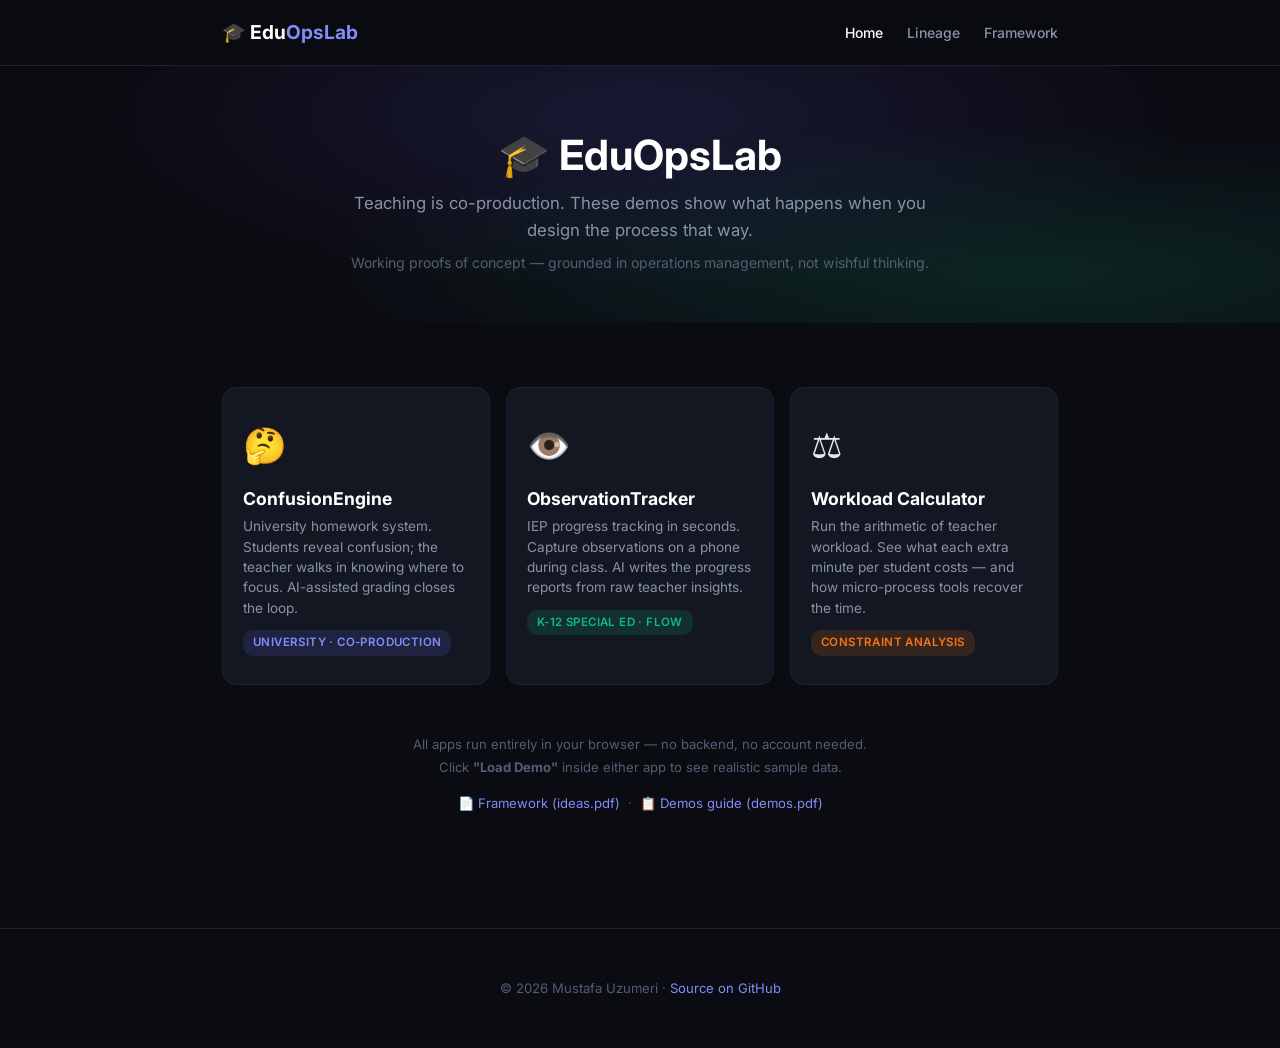
<file: index.html>
<!DOCTYPE html>
<html lang="en">
<head>
    <meta charset="UTF-8">
    <meta name="viewport" content="width=device-width, initial-scale=1.0">
    <title>EduOpsLab — Education as Operations</title>
    <meta name="description" content="Working proofs of concept for treating education as an operations system. ConfusionEngine, ObservationTracker, and Workload Calculator — grounded in operations management.">
    <link rel="preconnect" href="https://fonts.googleapis.com">
    <link rel="preconnect" href="https://fonts.gstatic.com" crossorigin>
    <link href="https://fonts.googleapis.com/css2?family=Inter:wght@300;400;500;600;700&display=swap" rel="stylesheet">
    <link rel="stylesheet" href="styles.css">
    <style>
        .cards { display: grid; grid-template-columns: repeat(3, 1fr); gap: 16px; margin-bottom: var(--space-2xl); }
        @media (max-width: 800px) { .cards { grid-template-columns: 1fr 1fr; } }
        @media (max-width: 560px) { .cards { grid-template-columns: 1fr; } }
        .card {
            background: var(--edu-panel); border: 1px solid var(--edu-border);
            border-radius: var(--radius-md); padding: 28px 20px;
            text-decoration: none; color: var(--edu-text);
            transition: all 250ms ease; text-align: left;
        }
        .card:hover { border-color: var(--edu-border-hover); transform: translateY(-3px);
            box-shadow: 0 8px 32px rgba(0,0,0,0.3); color: var(--edu-text); }
        .card-icon { font-size: 2.2rem; margin-bottom: 12px; }
        .card h2 { font-size: 1.1rem; font-weight: 700; margin-bottom: 6px; }
        .card p { font-size: 0.85rem; color: var(--edu-silver); line-height: 1.5; }
        .card .card-tag {
            display: inline-block; margin-top: 12px; padding: 3px 10px;
            border-radius: 10px; font-size: 0.72rem; font-weight: 600;
            text-transform: uppercase; letter-spacing: 0.4px;
        }
        .card.tag-indigo .card-tag { background: var(--edu-indigo-glow); color: var(--edu-indigo-light); }
        .card.tag-teal .card-tag { background: var(--edu-teal-glow); color: var(--edu-teal); }
        .card.tag-amber .card-tag { background: var(--edu-amber-glow); color: var(--edu-amber); }
    </style>
</head>
<body>

    <!-- Navigation -->
    <nav class="nav">
        <div class="nav__inner">
            <a href="index.html" class="nav__logo">🎓 Edu<span>OpsLab</span></a>
            <ul class="nav__links">
                <li><a href="index.html" class="nav__link nav__link--active">Home</a></li>
                <li><a href="lineage.html" class="nav__link">Lineage</a></li>
                <li><a href="framework/ideas.pdf" class="nav__link">Framework</a></li>
            </ul>
        </div>
    </nav>

    <!-- Hero -->
    <header class="page-hero">
        <div class="container" style="text-align: center;">
            <h1>🎓 EduOpsLab</h1>
            <p class="tagline">Teaching is co-production. These demos show what happens when you design the process that way.</p>
            <p class="subtitle">Working proofs of concept — grounded in operations management, not wishful thinking.</p>
        </div>
    </header>

    <!-- Demo Cards -->
    <main class="section">
        <div class="container">
            <div class="cards">
                <a class="card tag-indigo" href="apps/confusion-engine/index.html">
                    <div class="card-icon">🤔</div>
                    <h2>ConfusionEngine</h2>
                    <p>University homework system. Students reveal confusion; the teacher walks in knowing where to focus. AI-assisted grading closes the loop.</p>
                    <span class="card-tag">University · Co-Production</span>
                </a>
                <a class="card tag-teal" href="apps/observation-tracker/index.html">
                    <div class="card-icon">👁️</div>
                    <h2>ObservationTracker</h2>
                    <p>IEP progress tracking in seconds. Capture observations on a phone during class. AI writes the progress reports from raw teacher insights.</p>
                    <span class="card-tag">K-12 Special Ed · Flow</span>
                </a>
                <a class="card tag-amber" href="apps/workload-calculator/index.html">
                    <div class="card-icon">⚖️</div>
                    <h2>Workload Calculator</h2>
                    <p>Run the arithmetic of teacher workload. See what each extra minute per student costs — and how micro-process tools recover the time.</p>
                    <span class="card-tag">Constraint Analysis</span>
                </a>
            </div>

            <div class="footer" style="border-top: none; padding-top: 0;">
                <p>All apps run entirely in your browser — no backend, no account needed.</p>
                <p>Click <strong>"Load Demo"</strong> inside either app to see realistic sample data.</p>
                <p style="margin-top:12px;">
                    📄 <a href="framework/ideas.pdf">Framework (ideas.pdf)</a> &nbsp;·&nbsp;
                    📋 <a href="framework/demos.pdf">Demos guide (demos.pdf)</a>
                </p>
            </div>
        </div>
    </main>

    <!-- Footer -->
    <footer class="footer">
        <div class="container">
            <p>© 2026 Mustafa Uzumeri · <a href="https://github.com/uzumeri/EduOpsLab">Source on GitHub</a></p>
        </div>
    </footer>

</body>
</html>
</file>
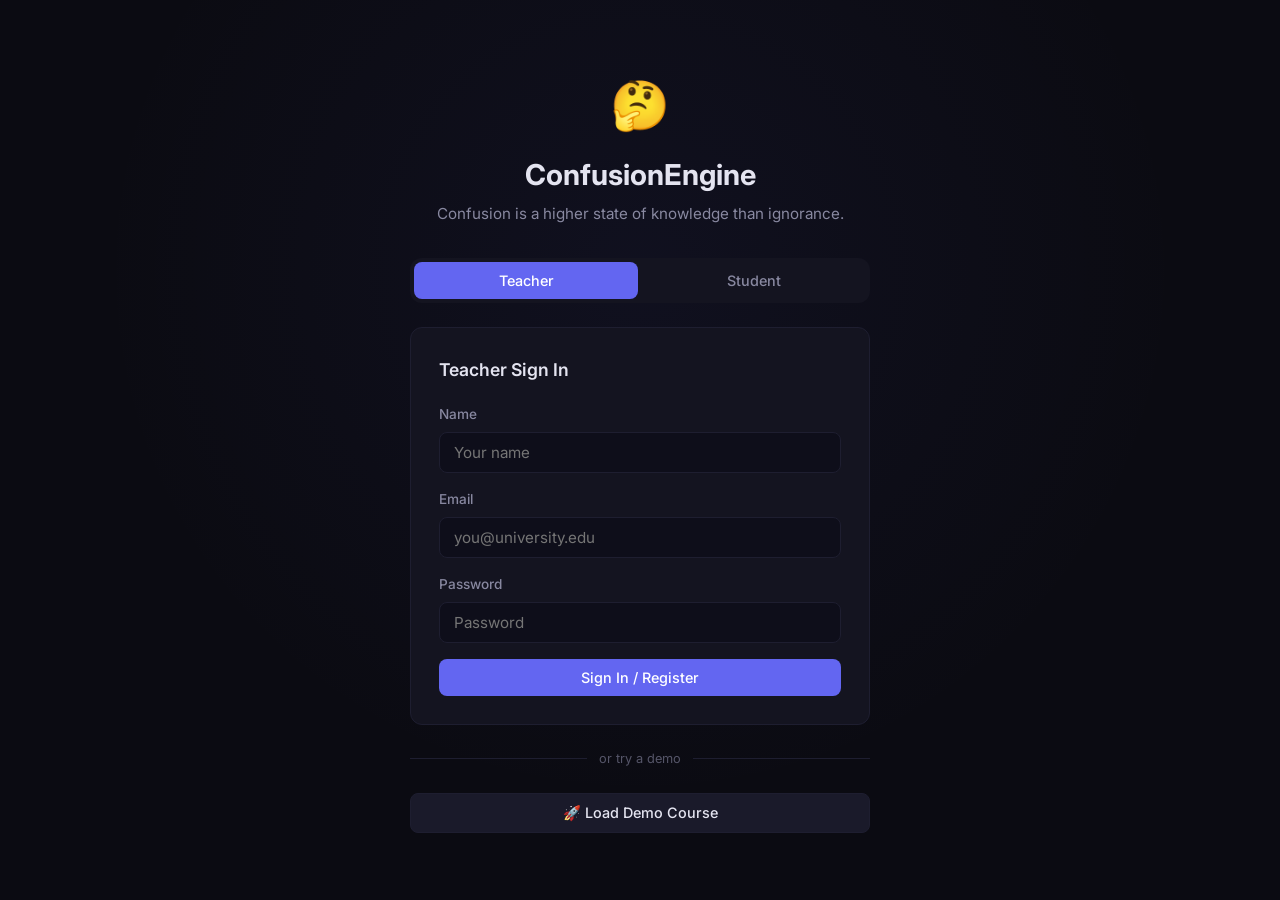
<file: apps/confusion-engine/index.html>
<!DOCTYPE html>
<html lang="en">
<head>
    <meta charset="UTF-8">
    <meta name="viewport" content="width=device-width, initial-scale=1.0">
    <title>ConfusionEngine — What Confused You?</title>
    <meta name="description" content="Turn student confusion into a diagnostic signal. A teaching tool built on co-production principles.">
    <link rel="preconnect" href="https://fonts.googleapis.com">
    <link rel="preconnect" href="https://fonts.gstatic.com" crossorigin>
    <link href="https://fonts.googleapis.com/css2?family=Inter:wght@300;400;500;600;700&display=swap" rel="stylesheet">
    <link rel="icon" href="data:image/svg+xml,<svg xmlns=%22http://www.w3.org/2000/svg%22 viewBox=%220 0 100 100%22><text y=%22.9em%22 font-size=%2290%22>🤔</text></svg>">
    <link rel="stylesheet" href="style.css">
</head>
<body>
    <div id="app"></div>
    <script src="app.js"></script>
</body>
</html>
</file>
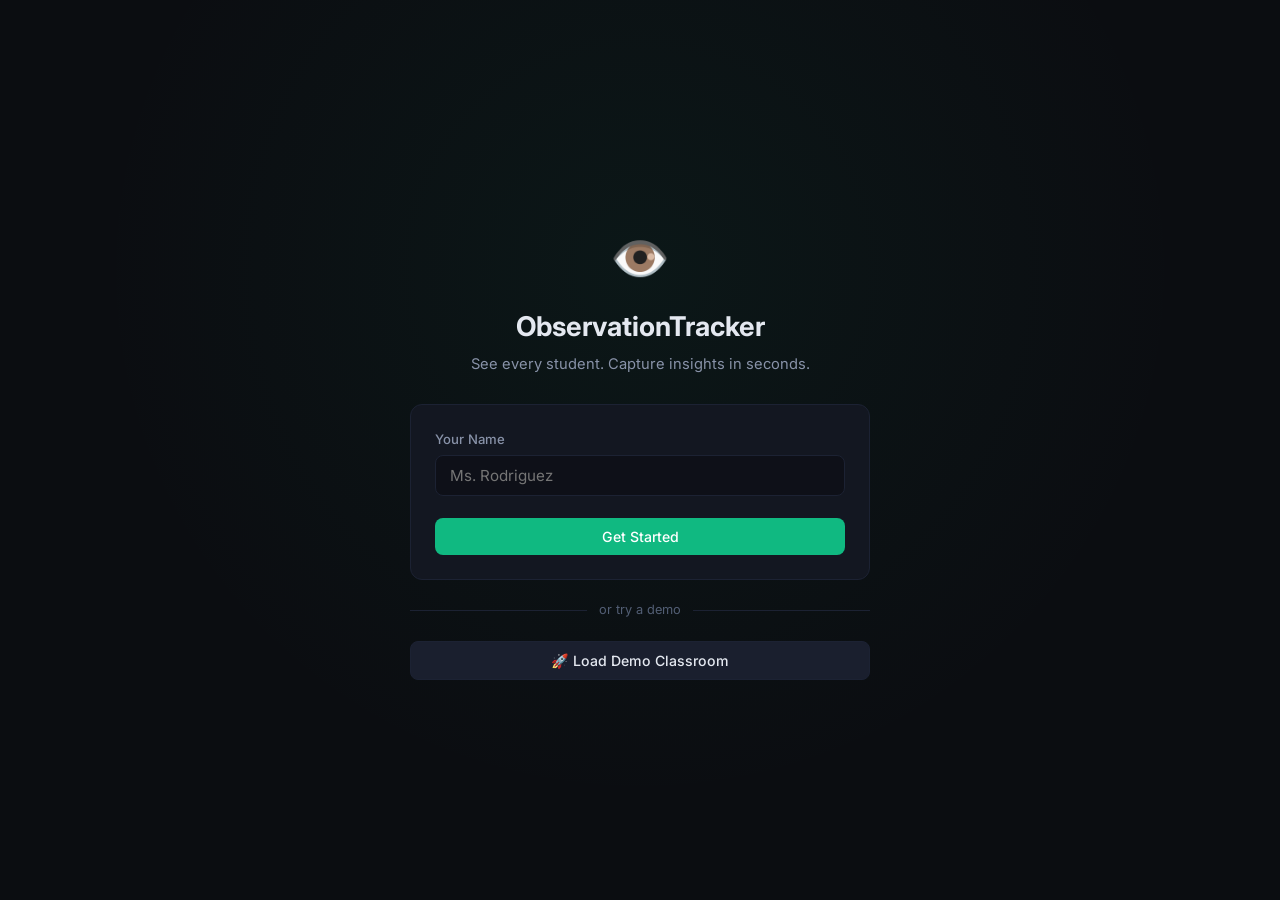
<file: apps/observation-tracker/index.html>
<!DOCTYPE html>
<html lang="en">
<head>
    <meta charset="UTF-8">
    <meta name="viewport" content="width=device-width, initial-scale=1.0">
    <title>ObservationTracker — See Every Student</title>
    <meta name="description" content="Continuous observation-based progress tracking for teachers. Capture insights in seconds, see patterns over time.">
    <link rel="preconnect" href="https://fonts.googleapis.com">
    <link rel="preconnect" href="https://fonts.gstatic.com" crossorigin>
    <link href="https://fonts.googleapis.com/css2?family=Inter:wght@300;400;500;600;700&display=swap" rel="stylesheet">
    <link rel="icon" href="data:image/svg+xml,<svg xmlns=%22http://www.w3.org/2000/svg%22 viewBox=%220 0 100 100%22><text y=%22.9em%22 font-size=%2290%22>👁️</text></svg>">
    <link rel="stylesheet" href="style.css">
</head>
<body>
    <div id="app"></div>
    <script src="app.js"></script>
</body>
</html>
</file>
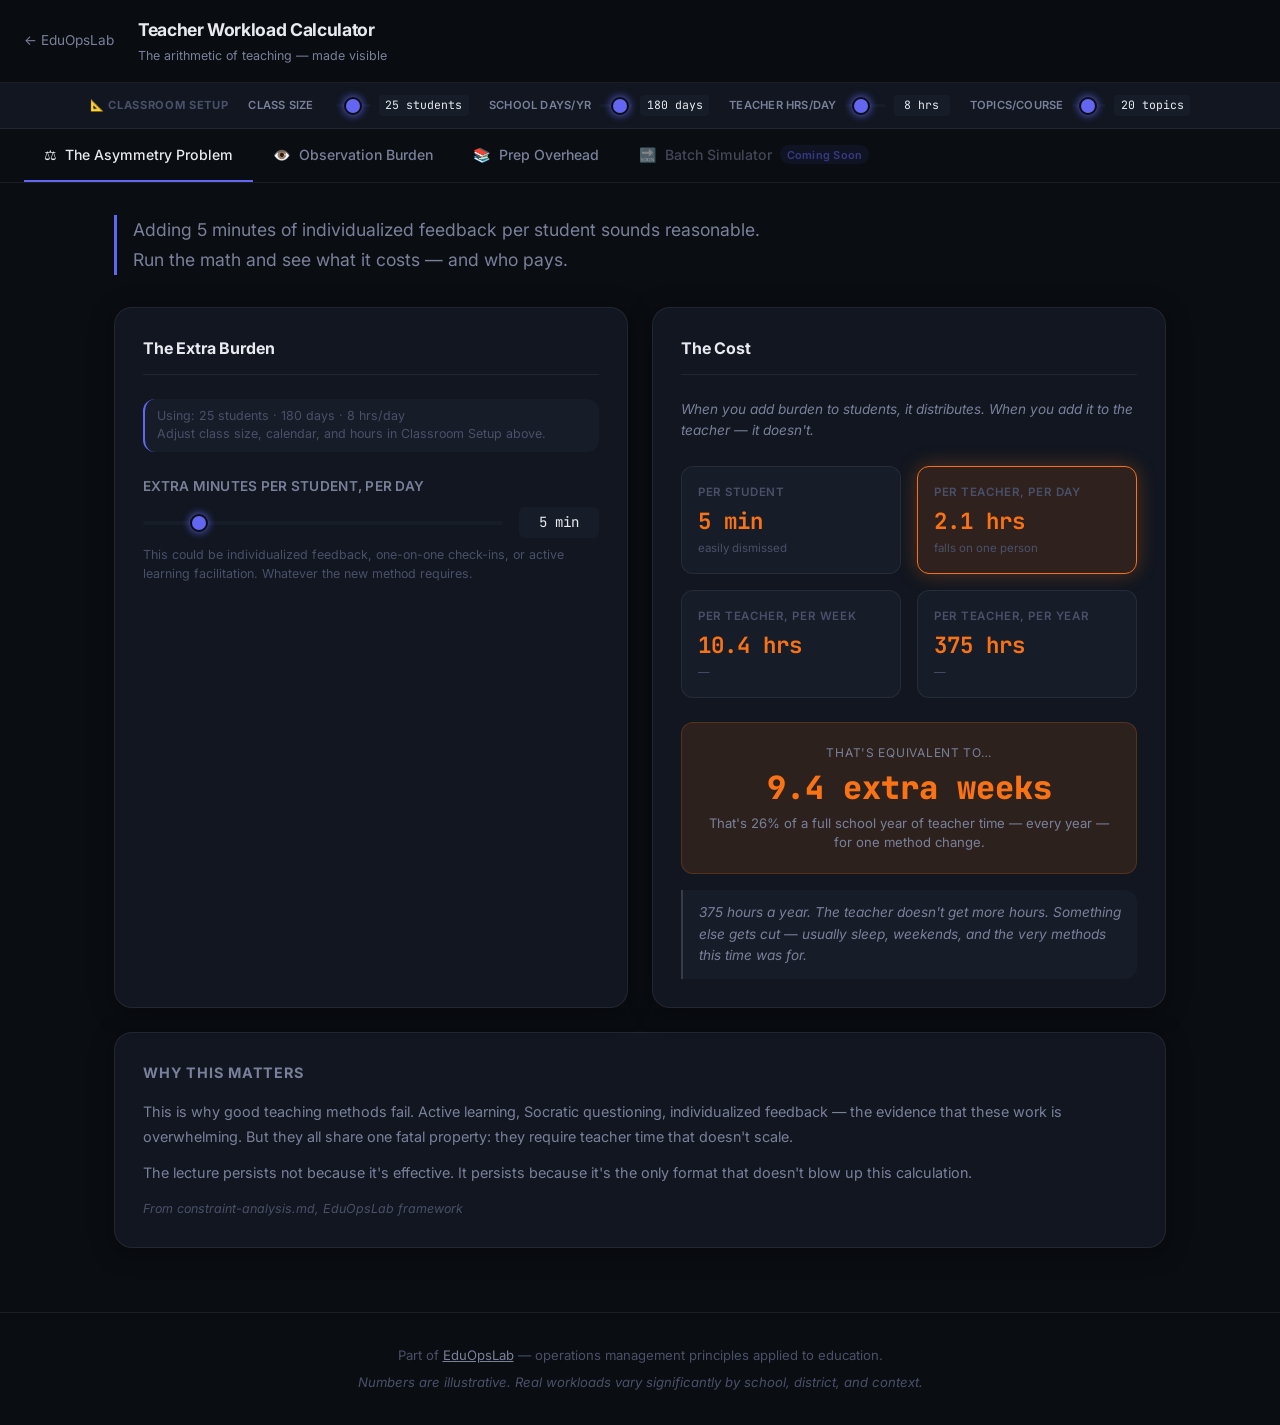
<file: apps/workload-calculator/index.html>
<!--Copyright (c) 2026 Mustafa Uzumeri. All rights reserved.-->
<!DOCTYPE html>
<html lang="en">
<head>
  <meta charset="UTF-8" />
  <meta name="viewport" content="width=device-width, initial-scale=1.0" />
  <title>Teacher Workload Calculator — EduOpsLab</title>
  <meta name="description" content="Calculate the real arithmetic of teacher workload — and what micro-process tools can do about it." />
  <link rel="preconnect" href="https://fonts.googleapis.com" />
  <link rel="preconnect" href="https://fonts.gstatic.com" crossorigin />
  <link href="https://fonts.googleapis.com/css2?family=Inter:wght@300;400;500;600;700;800;900&family=JetBrains+Mono:wght@400;600&display=swap" rel="stylesheet" />
  <link rel="stylesheet" href="style.css" />
</head>
<body>
  <header class="app-header">
    <a class="back-link" href="../../index.html">← EduOpsLab</a>
    <div class="header-title">
      <h1>Teacher Workload Calculator</h1>
      <p class="header-sub">The arithmetic of teaching — made visible</p>
    </div>
  </header>

  <div class="config-bar" role="region" aria-label="Classroom Setup">
    <div class="config-bar-inner">
      <span class="config-bar-label">📐 Classroom Setup</span>
      <div class="config-grid">
        <div class="config-item">
          <label for="cfg-class-size">Class size</label>
          <input type="range" id="cfg-class-size" min="5" max="50" value="25" step="1" />
          <output class="config-output" id="cfg-class-size-out">25 students</output>
        </div>
        <div class="config-item">
          <label for="cfg-school-days">School days/yr</label>
          <input type="range" id="cfg-school-days" min="100" max="200" value="180" step="5" />
          <output class="config-output" id="cfg-school-days-out">180 days</output>
        </div>
        <div class="config-item">
          <label for="cfg-teacher-hours">Teacher hrs/day</label>
          <input type="range" id="cfg-teacher-hours" min="6" max="12" value="8" step="0.5" />
          <output class="config-output" id="cfg-teacher-hours-out">8 hrs</output>
        </div>
        <div class="config-item">
          <label for="cfg-topics">Topics/course</label>
          <input type="range" id="cfg-topics" min="5" max="40" value="20" step="1" />
          <output class="config-output" id="cfg-topics-out">20 topics</output>
        </div>
      </div>
    </div>
  </div>

  <nav class="tab-nav" role="tablist">
    <button class="tab-btn active" data-tab="asymmetry" role="tab" aria-selected="true" id="tab-asymmetry">
      <span class="tab-icon">⚖️</span>
      <span class="tab-label">The Asymmetry Problem</span>
    </button>
    <button class="tab-btn" data-tab="observation" role="tab" aria-selected="false" id="tab-observation">
      <span class="tab-icon">👁️</span>
      <span class="tab-label">Observation Burden</span>
    </button>
    <button class="tab-btn" data-tab="prep" role="tab" aria-selected="false" id="tab-prep">
      <span class="tab-icon">📚</span>
      <span class="tab-label">Prep Overhead</span>
    </button>
    <button class="tab-btn coming-soon" disabled role="tab" aria-disabled="true" id="tab-batch">
      <span class="tab-icon">🔜</span>
      <span class="tab-label">Batch Simulator</span>
      <span class="badge">Coming Soon</span>
    </button>
  </nav>

  <main class="app-main">

    <!-- ===== TAB 1: ASYMMETRY CALCULATOR ===== -->
    <section class="tab-panel active" id="panel-asymmetry" role="tabpanel" aria-labelledby="tab-asymmetry">
      <div class="panel-intro">
        <p class="panel-lede">Adding 5 minutes of individualized feedback per student sounds reasonable. Run the math and see what it costs — and who pays.</p>
      </div>

      <div class="calc-layout">
        <div class="inputs-card card">
          <h2 class="card-title">The Extra Burden</h2>
          <p class="config-context">Using: <span id="asymm-config-summary">25 students · 180 days · 8 hrs/day</span><br>Adjust class size, calendar, and hours in Classroom Setup above.</p>

          <div class="input-group">
            <label for="extra-minutes">Extra minutes per student, per day</label>
            <div class="slider-row">
              <input type="range" id="extra-minutes" min="1" max="30" value="5" step="1" />
              <output class="slider-output" id="extra-minutes-out">5 min</output>
            </div>
            <p class="input-hint">This could be individualized feedback, one-on-one check-ins, or active learning facilitation. Whatever the new method requires.</p>
          </div>
        </div>

        <div class="results-card card">
          <h2 class="card-title">The Cost</h2>
          <p class="cost-note">When you add burden to students, it distributes. When you add it to the teacher — it doesn't.</p>

          <div class="metric-grid">
            <div class="metric burden">
              <div class="metric-label">Per student</div>
              <div class="metric-value" id="cost-per-student">5 min</div>
              <div class="metric-sub">easily dismissed</div>
            </div>
            <div class="metric burden highlight-metric">
              <div class="metric-label">Per teacher, per day</div>
              <div class="metric-value" id="cost-per-day">125 min</div>
              <div class="metric-sub">falls on one person</div>
            </div>
            <div class="metric burden">
              <div class="metric-label">Per teacher, per week</div>
              <div class="metric-value" id="cost-per-week">10.4 hrs</div>
              <div class="metric-sub">—</div>
            </div>
            <div class="metric burden">
              <div class="metric-label">Per teacher, per year</div>
              <div class="metric-value" id="cost-per-year">375 hrs</div>
              <div class="metric-sub">—</div>
            </div>
          </div>

          <div class="equivalence-block">
            <div class="equiv-label">That's equivalent to…</div>
            <div class="equiv-value" id="equiv-weeks">—</div>
            <div class="equiv-explanation" id="equiv-explanation">—</div>
          </div>

          <p class="insight-callout" id="asymmetry-insight">—</p>
        </div>
      </div>

      <div class="explainer card">
        <h3>Why this matters</h3>
        <p>This is why good teaching methods fail. Active learning, Socratic questioning, individualized feedback — the evidence that these work is overwhelming. But they all share one fatal property: they require teacher time that doesn't scale.</p>
        <p>The lecture persists not because it's effective. It persists because it's the only format that doesn't blow up this calculation.</p>
        <p class="explainer-source">From <em>constraint-analysis.md</em>, EduOpsLab framework</p>
      </div>
    </section>

    <!-- ===== TAB 2: OBSERVATION BURDEN ===== -->
    <section class="tab-panel" id="panel-observation" role="tabpanel" aria-labelledby="tab-observation">
      <div class="panel-intro">
        <p class="panel-lede">IEP documentation is mandatory, high-stakes, and unreasonably time-consuming. This calculator shows what it costs today — and what micro-process tools can recover.</p>
      </div>

      <div class="calc-layout">
        <div class="inputs-card card">
          <h2 class="card-title">Your Documentation Load</h2>

          <div class="input-group">
            <label for="obs-students">Number of students with IEP goals</label>
            <div class="slider-row">
              <input type="range" id="obs-students" min="1" max="30" value="8" step="1" />
              <output class="slider-output" id="obs-students-out">8 students</output>
            </div>
          </div>

          <div class="input-group">
            <label for="goals-per-student">IEP goals per student (average)</label>
            <div class="slider-row">
              <input type="range" id="goals-per-student" min="1" max="10" value="3" step="1" />
              <output class="slider-output" id="goals-per-student-out">3 goals</output>
            </div>
          </div>

          <div class="input-group">
            <label for="obs-per-goal">Observations needed per goal per week</label>
            <div class="slider-row">
              <input type="range" id="obs-per-goal" min="1" max="10" value="3" step="1" />
              <output class="slider-output" id="obs-per-goal-out">3 observations</output>
            </div>
          </div>

          <div class="divider-label">Time per observation</div>

          <div class="input-group">
            <label for="batch-obs-time">Traditional method <span class="method-tag batch-tag">batch</span></label>
            <div class="slider-row">
              <input type="range" id="batch-obs-time" min="2" max="20" value="10" step="1" />
              <output class="slider-output" id="batch-obs-time-out">10 min</output>
            </div>
            <p class="input-hint">Find your binder, locate the student, fill in the form, write a note, file it.</p>
          </div>

          <div class="input-group">
            <label for="micro-obs-time">Micro-process method <span class="method-tag micro-tag">flow</span></label>
            <div class="slider-row">
              <input type="range" id="micro-obs-time" min="0.5" max="5" value="1" step="0.5" />
              <output class="slider-output" id="micro-obs-time-out">1 min</output>
            </div>
            <p class="input-hint">4-tap flow on a phone during a natural pause. Student → Goal → Rating → Note. Done.</p>
          </div>
        </div>

        <div class="results-card card">
          <h2 class="card-title">The Numbers</h2>

          <div class="total-obs">
            <span class="total-label">Total observations per week</span>
            <span class="total-value" id="total-obs">72</span>
          </div>

          <div class="comparison-table">
            <div class="comparison-row header-row">
              <div></div>
              <div class="col-batch">Batch Method</div>
              <div class="col-micro">Micro-Process</div>
            </div>
            <div class="comparison-row">
              <div class="row-label">Hours/week</div>
              <div class="col-batch burden" id="batch-hrs-week">—</div>
              <div class="col-micro saving" id="micro-hrs-week">—</div>
            </div>
            <div class="comparison-row">
              <div class="row-label">Hours/month</div>
              <div class="col-batch burden" id="batch-hrs-month">—</div>
              <div class="col-micro saving" id="micro-hrs-month">—</div>
            </div>
            <div class="comparison-row">
              <div class="row-label">Hours/year</div>
              <div class="col-batch burden" id="batch-hrs-year">—</div>
              <div class="col-micro saving" id="micro-hrs-year">—</div>
            </div>
          </div>

          <div class="savings-block">
            <div class="savings-label">Time recovered per year</div>
            <div class="savings-value" id="hours-saved">—</div>
            <div class="savings-sub" id="days-saved">—</div>
          </div>

          <p class="insight-callout" id="obs-insight">—</p>
        </div>
      </div>

      <div class="explainer card">
        <h3>The design principle</h3>
        <p>The transaction cost of using the tool must be lower than the cognitive cost of not using it. If the tool demands a context switch — open laptop, navigate to app, fill out form — it's a batch interrupt. It steals time from the production process.</p>
        <p>The tool must fit inside the teacher's natural workflow like a reflex. The teacher contributes the high-value micro-judgment. The machine handles everything downstream.</p>
        <p class="explainer-source">From <em>micro-process design principles</em>, EduOpsLab framework</p>
      </div>
    </section>

    <!-- ===== TAB 3: PREP OVERHEAD ===== -->
    <section class="tab-panel" id="panel-prep" role="tabpanel" aria-labelledby="tab-prep">
      <div class="panel-intro">
        <p class="panel-lede">Microservices cost more to create individually than lectures — but a shared library changes the economics. Here's where the break-even is.</p>
      </div>

      <div class="calc-layout">
        <div class="inputs-card card">
          <h2 class="card-title">Your Course Structure</h2>

          <p class="config-context">Topics per course: <span id="topics-out" class="config-echo">20 topics</span> — adjust in Classroom Setup above.</p>

          <div class="divider-label">Batch Teaching Prep <span class="method-tag batch-tag">batch</span></div>

          <div class="input-group">
            <label for="batch-prep-hrs">Hours to prepare one lecture</label>
            <div class="slider-row">
              <input type="range" id="batch-prep-hrs" min="0.5" max="10" value="3" step="0.5" />
              <output class="slider-output" id="batch-prep-hrs-out">3 hrs</output>
            </div>
            <p class="input-hint">Slides, notes, examples. Publisher materials reduce this further.</p>
          </div>

          <div class="input-group">
            <label for="batch-refresh">Content refreshed each year (%)</label>
            <div class="slider-row">
              <input type="range" id="batch-refresh" min="5" max="100" value="20" step="5" />
              <output class="slider-output" id="batch-refresh-out">20%</output>
            </div>
            <p class="input-hint">Year 1 is full prep. Year 2+ you refresh a portion of slides.</p>
          </div>

          <div class="divider-label">Microservice Prep <span class="method-tag micro-tag">flow</span></div>

          <div class="input-group">
            <label for="micro-per-topic">Microservices per topic</label>
            <div class="slider-row">
              <input type="range" id="micro-per-topic" min="2" max="20" value="6" step="1" />
              <output class="slider-output" id="micro-per-topic-out">6 units</output>
            </div>
            <p class="input-hint">Each micro-unit is a bounded, precise teaching interaction — a mini-activity, prompt, or check-in.</p>
          </div>

          <div class="input-group">
            <label for="micro-create-hrs">Hours to create one microservice from scratch</label>
            <div class="slider-row">
              <input type="range" id="micro-create-hrs" min="0.5" max="12" value="4" step="0.5" />
              <output class="slider-output" id="micro-create-hrs-out">4 hrs</output>
            </div>
            <p class="input-hint">Higher than a lecture slide — a microservice must work standalone, with no surrounding lecture to carry it.</p>
          </div>

          <div class="input-group">
            <label for="library-share">Sourced from shared library — Year 1 (%)</label>
            <div class="slider-row">
              <input type="range" id="library-share" min="0" max="90" value="40" step="5" />
              <output class="slider-output" id="library-share-out">40%</output>
            </div>
            <p class="input-hint">Like publisher PowerPoints for lectures. A mature library raises this to 70–80%+.</p>
          </div>

          <div class="input-group">
            <label for="micro-refresh">Microservices refreshed year-over-year (%)</label>
            <div class="slider-row">
              <input type="range" id="micro-refresh" min="0" max="50" value="10" step="5" />
              <output class="slider-output" id="micro-refresh-out">10%</output>
            </div>
            <p class="input-hint">Well-designed microservices are stable — content changes less than presentation.</p>
          </div>
        </div>

        <div class="results-card card">
          <h2 class="card-title">Prep Hours Comparison</h2>

          <div class="prep-year-tabs">
            <button class="prep-year-btn active" data-year="1">Year 1</button>
            <button class="prep-year-btn" data-year="2">Year 2+</button>
          </div>

          <div class="comparison-table" style="margin-top:1rem">
            <div class="comparison-row header-row">
              <div></div>
              <div class="col-batch">Batch</div>
              <div class="col-micro">Micro-Service</div>
            </div>
            <div class="comparison-row">
              <div class="row-label">Total prep hours</div>
              <div class="col-batch burden" id="prep-batch-total">—</div>
              <div class="col-micro" id="prep-micro-total">—</div>
            </div>
            <div class="comparison-row">
              <div class="row-label">Hours built from scratch</div>
              <div class="col-batch burden" id="prep-batch-scratch">—</div>
              <div class="col-micro" id="prep-micro-scratch">—</div>
            </div>
            <div class="comparison-row">
              <div class="row-label">Hours sourced / reused</div>
              <div class="col-batch" id="prep-batch-shared">—</div>
              <div class="col-micro saving" id="prep-micro-shared">—</div>
            </div>
          </div>

          <div class="break-even-block">
            <div class="be-label">Break-even library share rate</div>
            <div class="be-value" id="prep-breakeven">—</div>
            <div class="be-sub" id="prep-breakeven-sub">—</div>
          </div>

          <div class="savings-block" id="prep-savings-block" style="margin-top:1rem">
            <div class="savings-label" id="prep-verdict-label">—</div>
            <div class="savings-value" id="prep-delta">—</div>
            <div class="savings-sub" id="prep-delta-sub">—</div>
          </div>

          <p class="insight-callout" id="prep-insight">—</p>
        </div>
      </div>

      <div class="explainer card">
        <h3>The library economics argument</h3>
        <p>Publisher-supplied PowerPoints and test banks already subsidize batch teaching at scale — individual teachers don't build from scratch. A shared microservice library applies the same economic model to individualized teaching: the creation cost is amortized across thousands of classrooms, not borne by one teacher.</p>
        <p>The transition cost is real: Year 1 with a thin library costs more than batch. Year 2+ with a deep library costs less — and the quality of each micro-interaction is higher because specialists built it, not an overloaded classroom teacher under time pressure.</p>
        <p class="explainer-source">From <em>MP-5, ideas.md</em>, EduOpsLab framework</p>
      </div>
    </section>

    <!-- ===== TAB 4: COMING SOON ===== -->
    <section class="tab-panel" id="panel-batch" role="tabpanel" aria-labelledby="tab-batch">
      <div class="coming-soon-panel">
        <div class="cs-icon">📊</div>
        <h2>Batch Variability Simulator</h2>
        <p>An animated visualization showing what happens when students with different learning rates are forced through the same batch schedule.</p>
        <ul class="cs-features">
          <li>Configure N students with randomly distributed "processing times"</li>
          <li>Watch the batch move — some students bored, some drowning</li>
          <li>See WIP accumulation and defect compounding in real time</li>
          <li>Compare side-by-side: batch schedule vs. individual-paced flow</li>
        </ul>
        <p class="cs-note">The asymmetry and observation calculators lay the quantitative foundation. The batch simulator adds the visual argument for <em>why</em> batching fails — not just how much it costs.</p>
      </div>
    </section>

  </main>

  <footer class="app-footer">
    <p>Part of <a href="../../index.html">EduOpsLab</a> — operations management principles applied to education.</p>
    <p class="footer-note">Numbers are illustrative. Real workloads vary significantly by school, district, and context.</p>
  </footer>

  <script src="app.js"></script>
</body>
</html>
</file>
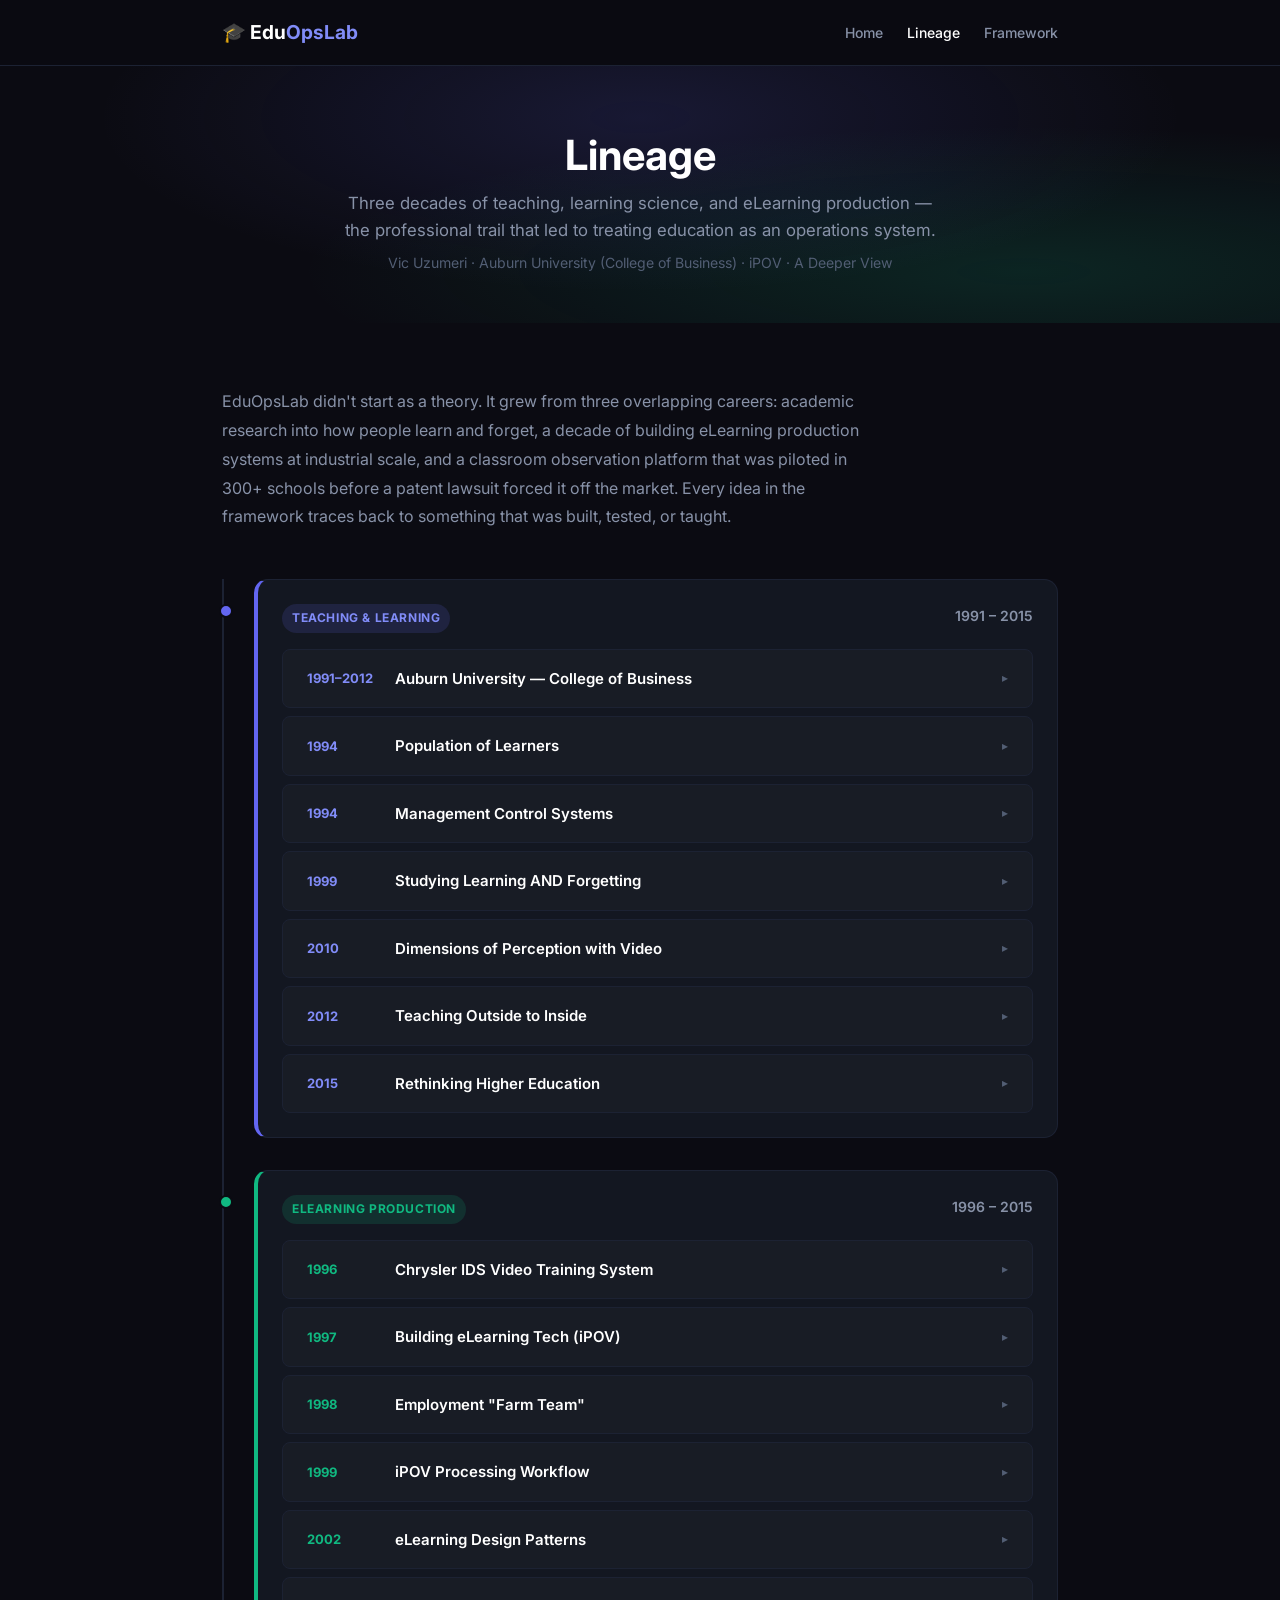
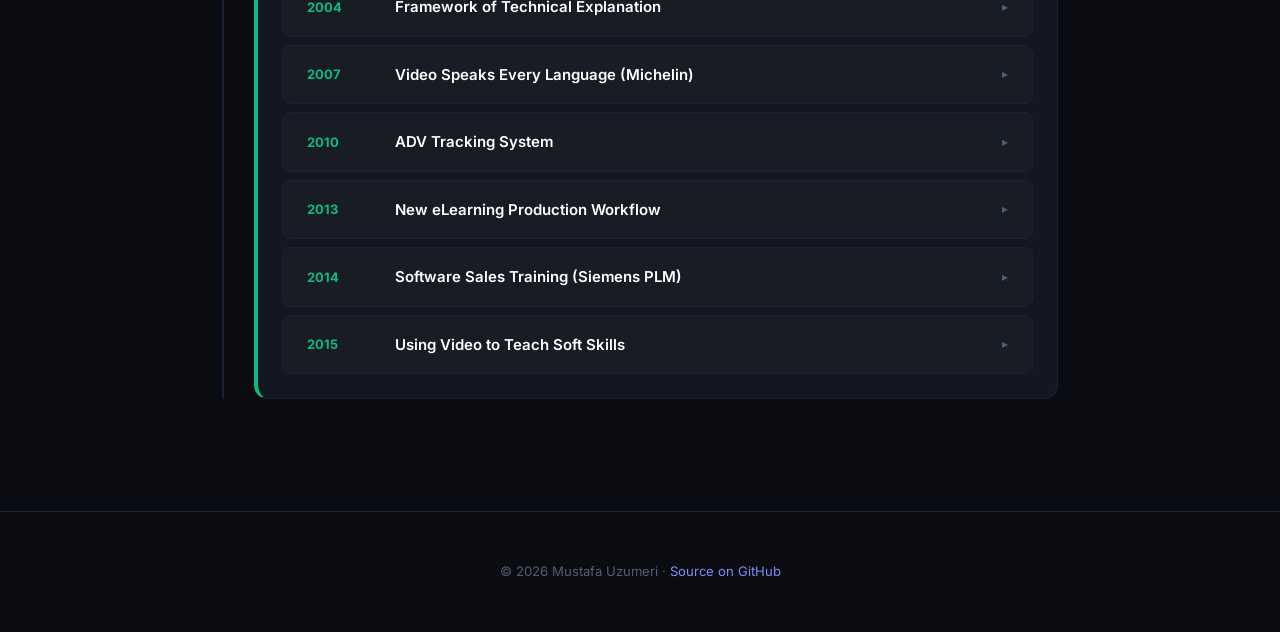
<file: lineage.html>
<!DOCTYPE html>
<html lang="en">
<head>
    <meta charset="UTF-8">
    <meta name="viewport" content="width=device-width, initial-scale=1.0">
    <title>Lineage — EduOpsLab</title>
    <meta name="description" content="The professional and intellectual lineage behind EduOpsLab — three decades of teaching, learning science, eLearning production, and operations management applied to education.">
    <link rel="preconnect" href="https://fonts.googleapis.com">
    <link rel="preconnect" href="https://fonts.gstatic.com" crossorigin>
    <link href="https://fonts.googleapis.com/css2?family=Inter:wght@300;400;500;600;700&display=swap" rel="stylesheet">
    <link rel="stylesheet" href="styles.css">
</head>
<body>

    <!-- Navigation -->
    <nav class="nav">
        <div class="nav__inner">
            <a href="index.html" class="nav__logo">🎓 Edu<span>OpsLab</span></a>
            <ul class="nav__links">
                <li><a href="index.html" class="nav__link">Home</a></li>
                <li><a href="lineage.html" class="nav__link nav__link--active">Lineage</a></li>
                <li><a href="framework/ideas.pdf" class="nav__link">Framework</a></li>
            </ul>
        </div>
    </nav>

    <!-- Hero -->
    <header class="page-hero">
        <div class="container">
            <h1>Lineage</h1>
            <p class="tagline">Three decades of teaching, learning science, and eLearning production — the professional trail that led to treating education as an operations system.</p>
            <p class="subtitle">Vic Uzumeri · Auburn University (College of Business) · iPOV · A Deeper View</p>
        </div>
    </header>

    <!-- Main content -->
    <main class="section">
        <div class="container">

            <p class="section__desc" style="margin-bottom: var(--space-2xl);">
                EduOpsLab didn't start as a theory. It grew from three overlapping careers: 
                academic research into how people learn and forget, a decade of building eLearning 
                production systems at industrial scale, and a classroom observation platform that 
                was piloted in 300+ schools before a patent lawsuit forced it off the market.
                Every idea in the framework traces back to something that was built, tested, or taught.
            </p>

            <div class="timeline">

                <!-- Teaching & Learning Research -->
                <div class="timeline__item timeline__item--teaching">
                    <div class="timeline__header">
                        <span class="timeline__badge">Teaching &amp; Learning</span>
                        <span class="timeline__date">1991 – 2015</span>
                    </div>
                    <div class="timeline__content">

                        <details class="timeline__entry">
                            <summary class="timeline__entry-header">
                                <span class="timeline__entry-year">1991–2012</span>
                                <span class="timeline__entry-title">Auburn University — College of Business</span>
                                <span class="timeline__entry-chevron" aria-hidden="true">▸</span>
                            </summary>
                            <div class="timeline__entry-body">
                                <p>21 years teaching operations management and supply chain in the Management Department, later in Aviation Management &amp; Supply Chain. The practitioner-teacher identity — and the daily frustration with how education systems waste teacher time — is the origin of everything in EduOpsLab.</p>
                            </div>
                        </details>

                        <details class="timeline__entry">
                            <summary class="timeline__entry-header">
                                <span class="timeline__entry-year">1994</span>
                                <span class="timeline__entry-title">Population of Learners</span>
                                <span class="timeline__entry-chevron" aria-hidden="true">▸</span>
                            </summary>
                            <div class="timeline__entry-body">
                                <figure class="timeline__figure">
                                    <img src="images/lineage/3DMapOfLearners-scaled.png" alt="Population of Learners" loading="lazy">
                                </figure>
                                <p>I was given access to corporate training data for an apparel manufacturer. There were records of thousands of employees who were learning how to sew t-shirts and similar garments. David Nemhard and I developed a model of learning that modelled individual behavior as a stepping stone to modelling group behavior. This is the foundation of "students as factor inputs" — the co-production thesis.</p>
                            </div>
                        </details>

                        <details class="timeline__entry">
                            <summary class="timeline__entry-header">
                                <span class="timeline__entry-year">1994</span>
                                <span class="timeline__entry-title">Management Control Systems</span>
                                <span class="timeline__entry-chevron" aria-hidden="true">▸</span>
                            </summary>
                            <div class="timeline__entry-body">
                                <figure class="timeline__figure">
                                    <img src="images/lineage/NewmanControlDiagram.png" alt="Management Control Systems" loading="lazy">
                                </figure>
                                <p>I began my fascination with the concept of management control and it has continued ever since. Academics don't like to talk about "control", but it is central to the management process and we need to understand it in all its forms. This feeds directly into the governance and control layer of education systems.</p>
                            </div>
                        </details>

                        <details class="timeline__entry">
                            <summary class="timeline__entry-header">
                                <span class="timeline__entry-year">1999</span>
                                <span class="timeline__entry-title">Studying Learning AND Forgetting</span>
                                <span class="timeline__entry-chevron" aria-hidden="true">▸</span>
                            </summary>
                            <div class="timeline__entry-body">
                                <figure class="timeline__figure">
                                    <img src="images/lineage/Screen-Shot-02-27-20-at-09.49-AM.png" alt="Learning and Forgetting" loading="lazy">
                                </figure>
                                <p>I collected large volumes of operator learning data at Chrysler. Two colleagues and I used that to build a model that accounted for patterns of learning, but also captured how performance was lost when a worker was moved away from the task. This directly supports the flow-vs-batch argument: if you pull someone off a task, they lose skill.</p>
                            </div>
                        </details>

                        <details class="timeline__entry">
                            <summary class="timeline__entry-header">
                                <span class="timeline__entry-year">2010</span>
                                <span class="timeline__entry-title">Dimensions of Perception with Video</span>
                                <span class="timeline__entry-chevron" aria-hidden="true">▸</span>
                            </summary>
                            <div class="timeline__entry-body">
                                <figure class="timeline__figure">
                                    <img src="images/lineage/TaskDimensionsSpeed.png" alt="Dimensions of Perception" loading="lazy">
                                </figure>
                                <p>I worked for a while with an industrial engineering PhD student and, from that interaction and with iPOV on the side, I commissioned a series of graphics that summarized what humans can see versus what a video camera can see. A unique contribution to observation methodology — part of the ADV lineage.</p>
                            </div>
                        </details>

                        <details class="timeline__entry">
                            <summary class="timeline__entry-header">
                                <span class="timeline__entry-year">2012</span>
                                <span class="timeline__entry-title">Teaching Outside to Inside</span>
                                <span class="timeline__entry-chevron" aria-hidden="true">▸</span>
                            </summary>
                            <div class="timeline__entry-body">
                                <figure class="timeline__figure">
                                    <img src="images/lineage/remoteInterview.jpg" alt="Teaching Outside to Inside" loading="lazy">
                                </figure>
                                <p>Even before we moved to Atlanta, I was fascinated with the idea of using mobile networks to teach. By 2012, the technology pieces fell into the puzzle. I hopped around Atlanta with a laptop, a webcam and Verizon 4G. I delivered live lectures from the floor of a shipping dock, from a trade show floor, from the offices of Home Depot and Chick-fil-A logistics executives. Reality baby!</p>
                            </div>
                        </details>

                        <details class="timeline__entry">
                            <summary class="timeline__entry-header">
                                <span class="timeline__entry-year">2015</span>
                                <span class="timeline__entry-title">Rethinking Higher Education</span>
                                <span class="timeline__entry-chevron" aria-hidden="true">▸</span>
                            </summary>
                            <div class="timeline__entry-body">
                                <figure class="timeline__figure">
                                    <img src="images/lineage/MBRIPuzzle.png" alt="Rethinking Higher Education" loading="lazy">
                                </figure>
                                <p>I was briefly drawn into the efforts of Morris Brown College to resurrect itself from oblivion. Their situation was dire, so I tried to think outside the box and find a teaching model that could work at much lower cost. Nothing came of it, but the exercise gave me some insights and ideas. The same instinct behind EduOpsLab's constraint analysis.</p>
                            </div>
                        </details>

                    </div>
                </div>

                <!-- eLearning Production -->
                <div class="timeline__item timeline__item--elearning">
                    <div class="timeline__header">
                        <span class="timeline__badge">eLearning Production</span>
                        <span class="timeline__date">1996 – 2015</span>
                    </div>
                    <div class="timeline__content">

                        <details class="timeline__entry">
                            <summary class="timeline__entry-header">
                                <span class="timeline__entry-year">1996</span>
                                <span class="timeline__entry-title">Chrysler IDS Video Training System</span>
                                <span class="timeline__entry-chevron" aria-hidden="true">▸</span>
                            </summary>
                            <div class="timeline__entry-body">
                                <figure class="timeline__figure">
                                    <img src="images/lineage/IDSCropped-scaled-e1582810328410.jpg" alt="Chrysler IDS" loading="lazy">
                                </figure>
                                <p>Chrysler's Huntsville AL electronics plant spent nearly 2 years investigating and evaluating how to apply cutting edge video editing tools to the production of plant floor training materials. Although Chrysler ultimately declined to move forward, this project set me off on a 25 year quest to understand how video can be used in day-to-day business operations.</p>
                            </div>
                        </details>

                        <details class="timeline__entry">
                            <summary class="timeline__entry-header">
                                <span class="timeline__entry-year">1997</span>
                                <span class="timeline__entry-title">Building eLearning Tech (iPOV)</span>
                                <span class="timeline__entry-chevron" aria-hidden="true">▸</span>
                            </summary>
                            <div class="timeline__entry-body">
                                <figure class="timeline__figure">
                                    <img src="images/lineage/sales-force.png" alt="iPOV eLearning" loading="lazy">
                                </figure>
                                <p>Over a 10 year period, iPOV developed a collection of cool web software tools for eLearning. Technologies included Flash ActionScript, XML, and video. Some of our best stuff used Flash to put dynamic, interactive layers over standard video. That wasn't really replicated in web video for at least a decade.</p>
                            </div>
                        </details>

                        <details class="timeline__entry">
                            <summary class="timeline__entry-header">
                                <span class="timeline__entry-year">1998</span>
                                <span class="timeline__entry-title">Employment "Farm Team"</span>
                                <span class="timeline__entry-chevron" aria-hidden="true">▸</span>
                            </summary>
                            <div class="timeline__entry-body">
                                <figure class="timeline__figure">
                                    <img src="images/lineage/Jobs.jpg" alt="Farm Team" loading="lazy">
                                </figure>
                                <p>For a decade iPOV relied on work by part-time Auburn students. They so consistently exceeded expectations that most ended up in great jobs after graduation. From this experience, I evangelized for the concept that universities could support an ecosystem of "farm team" companies for large employers. No one seemed interested, but I am still convinced it is an excellent and practical idea. Co-production in action.</p>
                            </div>
                        </details>

                        <details class="timeline__entry">
                            <summary class="timeline__entry-header">
                                <span class="timeline__entry-year">1999</span>
                                <span class="timeline__entry-title">iPOV Processing Workflow</span>
                                <span class="timeline__entry-chevron" aria-hidden="true">▸</span>
                            </summary>
                            <div class="timeline__entry-body">
                                <figure class="timeline__figure">
                                    <img src="images/lineage/Slide1.png" alt="iPOV Workflow" loading="lazy">
                                </figure>
                                <p>iPOV developed a workflow for eLearning production that cut conventional development time and cost by at least 75%. It remained iPOV's hallmark for nearly 20 years. I still use it today for my personal work. Flow optimization applied to educational content.</p>
                            </div>
                        </details>

                        <details class="timeline__entry">
                            <summary class="timeline__entry-header">
                                <span class="timeline__entry-year">2002</span>
                                <span class="timeline__entry-title">eLearning Design Patterns</span>
                                <span class="timeline__entry-chevron" aria-hidden="true">▸</span>
                            </summary>
                            <div class="timeline__entry-body">
                                <figure class="timeline__figure">
                                    <img src="images/lineage/Screen-Shot-02-27-20-at-12.21-PM.png" alt="Design Patterns" loading="lazy">
                                </figure>
                                <p>One of iPOV's secret weapons was a system of simple design patterns for eLearning. They were designed to make it easy and foolproof to build material that was clear and accurate. Process standardization for educational output.</p>
                            </div>
                        </details>

                        <details class="timeline__entry">
                            <summary class="timeline__entry-header">
                                <span class="timeline__entry-year">2004</span>
                                <span class="timeline__entry-title">Framework of Technical Explanation</span>
                                <span class="timeline__entry-chevron" aria-hidden="true">▸</span>
                            </summary>
                            <div class="timeline__entry-body">
                                <figure class="timeline__figure">
                                    <img src="images/lineage/ThreeTypesOfExplanations.png" alt="Technical Explanation" loading="lazy">
                                </figure>
                                <p>iPOV made so many technical manuals (about 500 projects all told) that we became very methodical about their structure. I crafted a 2 page model that guided the structure of almost all of our materials. Systematic instructional design methodology.</p>
                            </div>
                        </details>

                        <details class="timeline__entry">
                            <summary class="timeline__entry-header">
                                <span class="timeline__entry-year">2007</span>
                                <span class="timeline__entry-title">Video Speaks Every Language (Michelin)</span>
                                <span class="timeline__entry-chevron" aria-hidden="true">▸</span>
                            </summary>
                            <div class="timeline__entry-body">
                                <figure class="timeline__figure">
                                    <img src="images/lineage/MRT_retread.jpg" alt="Michelin Training" loading="lazy">
                                </figure>
                                <p>A Michelin subsidiary hired iPOV to build video courses on their operations. iPOV's methodical process made it easy to construct the courses … then translate them into other languages. Operations methodology applied to content localisation.</p>
                            </div>
                        </details>

                        <details class="timeline__entry">
                            <summary class="timeline__entry-header">
                                <span class="timeline__entry-year">2010</span>
                                <span class="timeline__entry-title">ADV Tracking System</span>
                                <span class="timeline__entry-chevron" aria-hidden="true">▸</span>
                            </summary>
                            <div class="timeline__entry-body">
                                <!-- Image placeholder: user will supply -->
                                <p>A Deeper View (ADV) was a web-based, cloud-hosted SaaS platform that captured real-time classroom observations of student performance. It was built on the principle of <strong>"one-touch technology"</strong> — observations recorded with a single button press in naturally occurring time gaps during class.</p>
                                <p style="margin-top: var(--space-md);">ADV was piloted in <strong>300+ public and private schools</strong> before a patent lawsuit forced it off the market for four years. The core ideas — micro-observations, individualized rubrics, process measurement over output testing — are the direct intellectual lineage of ObservationTracker.</p>
                            </div>
                        </details>

                        <details class="timeline__entry">
                            <summary class="timeline__entry-header">
                                <span class="timeline__entry-year">2013</span>
                                <span class="timeline__entry-title">New eLearning Production Workflow</span>
                                <span class="timeline__entry-chevron" aria-hidden="true">▸</span>
                            </summary>
                            <div class="timeline__entry-body">
                                <figure class="timeline__figure">
                                    <img src="images/lineage/Screen-Shot-10-11-17-at-11.11-AM.png" alt="New Workflow" loading="lazy">
                                </figure>
                                <p>When I shut down the Auburn iPOV operation, I had to invent a new eLearning production process that would work with remote freelancers. With the advances in Adobe Creative Suite and Microsoft SharePoint, it actually works pretty well. Distributed educational content production.</p>
                            </div>
                        </details>

                        <details class="timeline__entry">
                            <summary class="timeline__entry-header">
                                <span class="timeline__entry-year">2014</span>
                                <span class="timeline__entry-title">Software Sales Training (Siemens PLM)</span>
                                <span class="timeline__entry-chevron" aria-hidden="true">▸</span>
                            </summary>
                            <div class="timeline__entry-body">
                                <figure class="timeline__figure">
                                    <img src="images/lineage/Whats-the-Role-of-Teamcenter-in-the-PLM-Drive.jpg" alt="Siemens PLM Training" loading="lazy">
                                </figure>
                                <p>I constructed seven detailed courses to train Siemens PLM sales personnel around the world. The courses covered sales techniques, product knowledge and corporate sales management. Scalable training at global enterprise level.</p>
                            </div>
                        </details>

                        <details class="timeline__entry">
                            <summary class="timeline__entry-header">
                                <span class="timeline__entry-year">2015</span>
                                <span class="timeline__entry-title">Using Video to Teach Soft Skills</span>
                                <span class="timeline__entry-chevron" aria-hidden="true">▸</span>
                            </summary>
                            <div class="timeline__entry-body">
                                <figure class="timeline__figure">
                                    <img src="images/lineage/bigstock-Handshake-Hand-holding-on-bl-43772743.jpg" alt="Soft Skills Training" loading="lazy">
                                </figure>
                                <p>I developed sales training courses for a global multinational tech company. The key to my design was to use video to explain complex situations that text and graphics could not capture. Video for the hardest teaching problems.</p>
                            </div>
                        </details>

                    </div>
                </div>


            </div><!-- .timeline -->

        </div>
    </main>

    <!-- Footer -->
    <footer class="footer">
        <div class="container">
            <p>© 2026 Mustafa Uzumeri · <a href="https://github.com/uzumeri/EduOpsLab">Source on GitHub</a></p>
        </div>
    </footer>

</body>
</html>
</file>
<file: styles.css>
/* Copyright (c) 2026 Mustafa Uzumeri. All rights reserved. */

/* ============================================
   EduOpsLab Design System
   ============================================ */

:root {
  /* Core palette — dark academic */
  --edu-midnight: #0b0b12;
  --edu-dark: #111620;
  --edu-panel: #131721;
  --edu-border: #1c2233;
  --edu-border-hover: rgba(99, 102, 241, 0.4);
  --edu-muted: #525e74;
  --edu-silver: #8892a8;
  --edu-cloud: #c0c8d8;
  --edu-text: #e4e4f0;
  --edu-white: #ffffff;

  /* Accents */
  --edu-indigo: #6366f1;
  --edu-indigo-light: #818cf8;
  --edu-indigo-glow: rgba(99, 102, 241, 0.15);
  --edu-teal: #10b981;
  --edu-teal-glow: rgba(16, 185, 129, 0.15);
  --edu-amber: #f97316;
  --edu-amber-glow: rgba(249, 115, 22, 0.15);

  /* Typography */
  --font-body: 'Inter', -apple-system, system-ui, sans-serif;

  /* Spacing */
  --space-xs: 0.25rem;
  --space-sm: 0.5rem;
  --space-md: 1rem;
  --space-lg: 1.5rem;
  --space-xl: 2rem;
  --space-2xl: 3rem;
  --space-3xl: 4rem;

  /* Layout */
  --max-width: 900px;

  /* Transitions */
  --ease-out: cubic-bezier(0.16, 1, 0.3, 1);
  --transition-fast: 150ms var(--ease-out);
  --transition-med: 300ms var(--ease-out);

  /* Radii */
  --radius-sm: 8px;
  --radius-md: 14px;
  --radius-lg: 20px;
}

/* --- Reset --- */
*, *::before, *::after {
  box-sizing: border-box;
  margin: 0;
  padding: 0;
}

html {
  scroll-behavior: smooth;
  font-size: 16px;
}

body {
  font-family: var(--font-body);
  background: var(--edu-midnight);
  color: var(--edu-text);
  line-height: 1.7;
  -webkit-font-smoothing: antialiased;
  min-height: 100vh;
}

h1, h2, h3, h4 {
  font-weight: 700;
  line-height: 1.25;
  color: var(--edu-white);
}

a {
  color: var(--edu-indigo-light);
  text-decoration: none;
  transition: color var(--transition-fast);
}

a:hover {
  color: var(--edu-white);
}

img {
  max-width: 100%;
  display: block;
}

/* --- Navigation --- */
.nav {
  position: sticky;
  top: 0;
  z-index: 100;
  padding: var(--space-md) 0;
  background: rgba(11, 11, 18, 0.92);
  backdrop-filter: blur(16px);
  border-bottom: 1px solid var(--edu-border);
}

.nav__inner {
  display: flex;
  align-items: center;
  justify-content: space-between;
  max-width: var(--max-width);
  margin: 0 auto;
  padding: 0 var(--space-xl);
}

.nav__logo {
  font-size: 1.2rem;
  font-weight: 700;
  color: var(--edu-white);
}

.nav__logo span {
  color: var(--edu-indigo-light);
}

.nav__links {
  display: flex;
  gap: var(--space-lg);
  list-style: none;
}

.nav__link {
  font-size: 0.875rem;
  font-weight: 500;
  color: var(--edu-silver);
  transition: color var(--transition-fast);
}

.nav__link:hover,
.nav__link--active {
  color: var(--edu-white);
}

/* Mobile nav */
@media (max-width: 640px) {
  .nav__links { gap: var(--space-md); }
  .nav__link { font-size: 0.8rem; }
}

/* --- Container --- */
.container {
  max-width: var(--max-width);
  margin: 0 auto;
  padding: 0 var(--space-xl);
}

/* --- Page Hero --- */
.page-hero {
  padding: var(--space-3xl) 0 var(--space-2xl);
  text-align: center;
  background: radial-gradient(ellipse at 50% 20%, var(--edu-indigo-glow) 0%, transparent 60%),
              radial-gradient(ellipse at 80% 80%, var(--edu-teal-glow) 0%, transparent 50%),
              var(--edu-midnight);
}

.page-hero h1 {
  font-size: clamp(1.8rem, 5vw, 2.6rem);
  margin-bottom: var(--space-sm);
}

.page-hero .tagline {
  color: var(--edu-silver);
  font-size: 1.05rem;
  line-height: 1.6;
  max-width: 600px;
  margin: 0 auto var(--space-sm);
}

.page-hero .subtitle {
  color: var(--edu-muted);
  font-size: 0.88rem;
}

/* --- Timeline --- */
.timeline {
  display: flex;
  flex-direction: column;
  gap: var(--space-xl);
  position: relative;
  margin: var(--space-2xl) 0;
  padding-left: 2rem;
}

.timeline::before {
  content: '';
  position: absolute;
  left: 0;
  top: 0;
  bottom: 0;
  width: 2px;
  background: var(--edu-border);
}

/* Era group */
.timeline__item {
  position: relative;
  background: var(--edu-panel);
  border: 1px solid var(--edu-border);
  border-radius: var(--radius-md);
  padding: var(--space-lg);
  transition: transform var(--transition-fast), border-color var(--transition-fast);
}

.timeline__item::before {
  content: '';
  position: absolute;
  left: calc(-2rem - 7px);
  top: 1.5rem;
  width: 14px;
  height: 14px;
  border-radius: 50%;
  background: var(--edu-muted);
  border: 2px solid var(--edu-midnight);
  z-index: 2;
}

/* Era colors */
.timeline__item--teaching         { border-left: 4px solid var(--edu-indigo); }
.timeline__item--teaching::before { background: var(--edu-indigo); }
.timeline__item--teaching .timeline__badge { background: var(--edu-indigo-glow); color: var(--edu-indigo-light); }

.timeline__item--elearning         { border-left: 4px solid var(--edu-teal); }
.timeline__item--elearning::before { background: var(--edu-teal); }
.timeline__item--elearning .timeline__badge { background: var(--edu-teal-glow); color: var(--edu-teal); }

.timeline__item--adv         { border-left: 4px solid var(--edu-amber); }
.timeline__item--adv::before { background: var(--edu-amber); }
.timeline__item--adv .timeline__badge { background: var(--edu-amber-glow); color: var(--edu-amber); }

/* Era header */
.timeline__header {
  display: flex;
  justify-content: space-between;
  align-items: flex-start;
  margin-bottom: var(--space-md);
  gap: var(--space-md);
  flex-wrap: wrap;
}

.timeline__badge {
  font-size: 0.75rem;
  font-weight: 700;
  padding: 4px 10px;
  border-radius: 100px;
  text-transform: uppercase;
  letter-spacing: 0.05em;
  display: inline-flex;
  align-items: center;
}

.timeline__date {
  font-size: 0.875rem;
  font-weight: 600;
  color: var(--edu-silver);
}

/* --- Expandable Entry Cards --- */
.timeline__entry {
  border: 1px solid var(--edu-border);
  border-radius: var(--radius-sm);
  margin-bottom: var(--space-sm);
  background: rgba(255, 255, 255, 0.02);
  transition: border-color var(--transition-fast), background var(--transition-fast);
}

.timeline__entry:last-child {
  margin-bottom: 0;
}

.timeline__entry:hover {
  border-color: rgba(255, 255, 255, 0.12);
  background: rgba(255, 255, 255, 0.04);
}

.timeline__entry[open] {
  border-color: rgba(255, 255, 255, 0.15);
  background: rgba(255, 255, 255, 0.03);
}

.timeline__entry-header {
  display: flex;
  align-items: center;
  gap: var(--space-md);
  padding: var(--space-md) var(--space-lg);
  cursor: pointer;
  list-style: none;
  user-select: none;
}

.timeline__entry-header::-webkit-details-marker { display: none; }
.timeline__entry-header::marker { display: none; content: ''; }

.timeline__entry-year {
  font-size: 0.8125rem;
  font-weight: 700;
  min-width: 5.5em;
  flex-shrink: 0;
}

.timeline__item--teaching .timeline__entry-year  { color: var(--edu-indigo-light); }
.timeline__item--elearning .timeline__entry-year { color: var(--edu-teal); }
.timeline__item--adv .timeline__entry-year       { color: var(--edu-amber); }

.timeline__entry-title {
  font-size: 0.9375rem;
  font-weight: 600;
  color: var(--edu-white);
  flex: 1;
}

.timeline__entry-chevron {
  font-size: 0.75rem;
  color: var(--edu-muted);
  transition: transform var(--transition-fast);
  flex-shrink: 0;
}

.timeline__entry[open] .timeline__entry-chevron {
  transform: rotate(90deg);
}

.timeline__entry-body {
  padding: 0 var(--space-lg) var(--space-lg);
  animation: entryReveal 300ms var(--ease-out);
}

@keyframes entryReveal {
  from { opacity: 0; transform: translateY(-8px); }
  to   { opacity: 1; transform: translateY(0); }
}

.timeline__figure {
  margin-bottom: var(--space-md);
  border-radius: var(--radius-sm);
  overflow: hidden;
  border: 1px solid var(--edu-border);
  background: var(--edu-white);
  padding: var(--space-sm);
}

.timeline__figure img {
  width: 100%;
  height: auto;
  max-height: 400px;
  object-fit: contain;
  display: block;
}

.timeline__entry-body p {
  font-size: 0.9375rem;
  color: var(--edu-silver);
  line-height: 1.8;
}

/* --- Section --- */
.section {
  padding: var(--space-3xl) 0;
}

.section__label {
  font-size: 0.75rem;
  font-weight: 700;
  letter-spacing: 0.12em;
  text-transform: uppercase;
  color: var(--edu-indigo-light);
  margin-bottom: var(--space-md);
}

.section__title {
  font-size: clamp(1.5rem, 4vw, 2.2rem);
  margin-bottom: var(--space-md);
}

.section__desc {
  font-size: 1rem;
  color: var(--edu-silver);
  max-width: 650px;
  line-height: 1.8;
}

/* --- Footer --- */
.footer {
  border-top: 1px solid var(--edu-border);
  padding: var(--space-2xl) 0;
  text-align: center;
  color: var(--edu-muted);
  font-size: 0.82rem;
  line-height: 1.8;
}

.footer a {
  color: var(--edu-indigo-light);
}

/* --- Responsive --- */
@media (max-width: 640px) {
  .timeline__entry-header {
    flex-wrap: wrap;
    gap: var(--space-xs);
    padding: var(--space-sm) var(--space-md);
  }
  .timeline__entry-year { min-width: auto; }
  .timeline__figure img { max-height: 250px; }
}
</file>
<file: apps/confusion-engine/style.css>
/* ConfusionEngine — Styles */
/* Copyright (c) 2026 Mustafa Uzumeri. All rights reserved. */

:root {
  --bg: #0b0b12;
  --bg-card: #141420;
  --bg-elevated: #1a1a2a;
  --bg-input: #0e0e1a;
  --bg-hover: #20203a;
  --text: #e4e4f0;
  --text-dim: #8888a0;
  --text-muted: #555568;
  --accent: #6366f1;
  --accent-hover: #818cf8;
  --accent-glow: rgba(99,102,241,0.2);
  --g0: #6b7280; --g0-bg: rgba(107,114,128,0.15);
  --g1: #f59e0b; --g1-bg: rgba(245,158,11,0.15);
  --g2: #3b82f6; --g2-bg: rgba(59,130,246,0.15);
  --g3: #10b981; --g3-bg: rgba(16,185,129,0.15);
  --border: #1e1e30;
  --danger: #ef4444;
  --success: #10b981;
  --radius: 12px;
  --radius-sm: 8px;
  --shadow: 0 4px 24px rgba(0,0,0,0.35);
  --font: 'Inter', -apple-system, BlinkMacSystemFont, sans-serif;
}

*, *::before, *::after { box-sizing: border-box; margin: 0; padding: 0; }

html { font-size: 16px; }

body {
  font-family: var(--font);
  background: var(--bg);
  color: var(--text);
  min-height: 100vh;
  line-height: 1.6;
  -webkit-font-smoothing: antialiased;
}

#app {
  min-height: 100vh;
  display: flex;
  flex-direction: column;
}

a { color: var(--accent); text-decoration: none; }
a:hover { color: var(--accent-hover); }

/* ---- HEADER ---- */
.app-header {
  display: flex;
  align-items: center;
  justify-content: space-between;
  padding: 16px 24px;
  background: var(--bg-card);
  border-bottom: 1px solid var(--border);
  position: sticky; top: 0; z-index: 100;
}
.app-header h1 {
  font-size: 1.1rem;
  font-weight: 600;
  display: flex;
  align-items: center;
  gap: 8px;
}
.app-header .header-actions {
  display: flex;
  gap: 12px;
  align-items: center;
}
.header-user {
  font-size: 0.85rem;
  color: var(--text-dim);
}

/* ---- LOGIN ---- */
.login-wrapper {
  flex: 1;
  display: flex;
  align-items: center;
  justify-content: center;
  padding: 24px;
  background: radial-gradient(ellipse at 50% 30%, rgba(99,102,241,0.06) 0%, transparent 60%);
}
.login-box {
  width: 100%;
  max-width: 460px;
  text-align: center;
}
.login-box .logo {
  font-size: 3rem;
  margin-bottom: 8px;
}
.login-box h1 {
  font-size: 1.8rem;
  font-weight: 700;
  margin-bottom: 4px;
}
.login-box .tagline {
  color: var(--text-dim);
  font-size: 0.95rem;
  margin-bottom: 32px;
}
.role-tabs {
  display: flex;
  gap: 4px;
  background: var(--bg-card);
  border-radius: var(--radius);
  padding: 4px;
  margin-bottom: 24px;
}
.role-tab {
  flex: 1;
  padding: 10px 16px;
  border: none;
  background: transparent;
  color: var(--text-dim);
  font-family: var(--font);
  font-size: 0.9rem;
  font-weight: 500;
  border-radius: var(--radius-sm);
  cursor: pointer;
  transition: all 200ms;
}
.role-tab.active {
  background: var(--accent);
  color: #fff;
}
.login-form {
  background: var(--bg-card);
  border: 1px solid var(--border);
  border-radius: var(--radius);
  padding: 28px;
  text-align: left;
}
.login-form h2 {
  font-size: 1.1rem;
  margin-bottom: 20px;
  font-weight: 600;
}
.demo-divider {
  display: flex;
  align-items: center;
  gap: 12px;
  margin: 24px 0;
  color: var(--text-muted);
  font-size: 0.8rem;
}
.demo-divider::before, .demo-divider::after {
  content: '';
  flex: 1;
  height: 1px;
  background: var(--border);
}

/* ---- FORMS ---- */
.form-group {
  margin-bottom: 16px;
}
.form-group label {
  display: block;
  font-size: 0.85rem;
  font-weight: 500;
  color: var(--text-dim);
  margin-bottom: 6px;
}
.form-group input, .form-group textarea, .form-group select {
  width: 100%;
  padding: 10px 14px;
  background: var(--bg-input);
  border: 1px solid var(--border);
  border-radius: var(--radius-sm);
  color: var(--text);
  font-family: var(--font);
  font-size: 0.95rem;
  transition: border-color 200ms;
}
.form-group input:focus, .form-group textarea:focus {
  outline: none;
  border-color: var(--accent);
  box-shadow: 0 0 0 3px var(--accent-glow);
}
.form-group textarea {
  min-height: 100px;
  resize: vertical;
  line-height: 1.6;
}
.form-row {
  display: grid;
  grid-template-columns: 1fr 1fr;
  gap: 16px;
}
.form-hint {
  font-size: 0.8rem;
  color: var(--text-muted);
  margin-top: 4px;
}

/* ---- BUTTONS ---- */
.btn {
  display: inline-flex;
  align-items: center;
  justify-content: center;
  gap: 6px;
  padding: 10px 20px;
  border: none;
  border-radius: var(--radius-sm);
  font-family: var(--font);
  font-size: 0.9rem;
  font-weight: 500;
  cursor: pointer;
  transition: all 200ms;
}
.btn-primary {
  background: var(--accent);
  color: #fff;
}
.btn-primary:hover {
  background: var(--accent-hover);
  transform: translateY(-1px);
  box-shadow: 0 4px 16px var(--accent-glow);
}
.btn-secondary {
  background: var(--bg-elevated);
  color: var(--text);
  border: 1px solid var(--border);
}
.btn-secondary:hover { background: var(--bg-hover); }
.btn-ghost {
  background: transparent;
  color: var(--text-dim);
  padding: 8px 12px;
}
.btn-ghost:hover { color: var(--text); }
.btn-danger {
  background: rgba(239,68,68,0.15);
  color: var(--danger);
}
.btn-danger:hover { background: rgba(239,68,68,0.25); }
.btn-block { width: 100%; }
.btn-sm { padding: 6px 14px; font-size: 0.82rem; }
.btn-lg { padding: 14px 28px; font-size: 1rem; }
.btn:disabled {
  opacity: 0.4;
  cursor: not-allowed;
  transform: none !important;
}

/* ---- DASHBOARD ---- */
.dashboard {
  max-width: 900px;
  margin: 0 auto;
  padding: 32px 24px;
  width: 100%;
}
.dashboard-header {
  display: flex;
  align-items: center;
  justify-content: space-between;
  margin-bottom: 28px;
  flex-wrap: wrap;
  gap: 12px;
}
.dashboard-header h2 {
  font-size: 1.4rem;
  font-weight: 700;
}
.course-code {
  display: inline-flex;
  align-items: center;
  gap: 8px;
  background: var(--accent-glow);
  border: 1px solid rgba(99,102,241,0.3);
  border-radius: var(--radius-sm);
  padding: 6px 14px;
  font-size: 0.85rem;
  color: var(--accent-hover);
  font-weight: 600;
  letter-spacing: 0.5px;
}

/* ---- CHAPTER CARDS ---- */
.chapter-list {
  display: flex;
  flex-direction: column;
  gap: 12px;
}
.chapter-card {
  background: var(--bg-card);
  border: 1px solid var(--border);
  border-radius: var(--radius);
  padding: 20px 24px;
  display: flex;
  align-items: center;
  gap: 20px;
  transition: border-color 200ms, transform 200ms;
}
.chapter-card:hover {
  border-color: rgba(99,102,241,0.3);
  transform: translateY(-1px);
}
.chapter-info { flex: 1; }
.chapter-info h3 { font-size: 1rem; font-weight: 600; margin-bottom: 4px; }
.chapter-info .chapter-question {
  font-size: 0.85rem;
  color: var(--text-dim);
  font-style: italic;
  margin-bottom: 8px;
}
.chapter-meta {
  display: flex;
  gap: 16px;
  font-size: 0.8rem;
  color: var(--text-muted);
}
.chapter-actions {
  display: flex;
  gap: 8px;
  flex-shrink: 0;
}
.status-badge {
  display: inline-block;
  padding: 3px 10px;
  border-radius: 20px;
  font-size: 0.75rem;
  font-weight: 600;
  text-transform: uppercase;
  letter-spacing: 0.5px;
}
.status-open { background: rgba(16,185,129,0.15); color: var(--success); }
.status-closed { background: rgba(107,114,128,0.15); color: var(--g0); }
.status-upcoming { background: rgba(59,130,246,0.15); color: var(--g2); }
.status-graded { background: rgba(245,158,11,0.15); color: var(--g1); }

/* ---- GRADING SCREEN ---- */
.grading-screen {
  flex: 1;
  display: flex;
  flex-direction: column;
  height: calc(100vh - 60px);
  overflow: hidden;
}
.grading-topbar {
  display: flex;
  align-items: center;
  justify-content: space-between;
  padding: 16px 32px;
  background: var(--bg-card);
  border-bottom: 1px solid var(--border);
  flex-wrap: wrap;
  gap: 12px;
}
.grading-topbar h2 { font-size: 1rem; font-weight: 600; }
.grading-progress {
  display: flex;
  align-items: center;
  gap: 12px;
  font-size: 0.85rem;
  color: var(--text-dim);
}
.progress-bar {
  width: 160px;
  height: 6px;
  background: var(--border);
  border-radius: 3px;
  overflow: hidden;
}
.progress-fill {
  height: 100%;
  background: var(--accent);
  border-radius: 3px;
  transition: width 400ms ease;
}
.mode-toggle {
  display: flex;
  gap: 4px;
  background: var(--bg);
  border-radius: var(--radius-sm);
  padding: 3px;
}
.mode-btn {
  padding: 6px 14px;
  border: none;
  background: transparent;
  color: var(--text-muted);
  font-family: var(--font);
  font-size: 0.8rem;
  border-radius: 6px;
  cursor: pointer;
  transition: all 200ms;
}
.mode-btn.active {
  background: var(--bg-elevated);
  color: var(--text);
}

.grading-body {
  flex: 1;
  display: flex;
  flex-direction: column;
  align-items: center;
  justify-content: center;
  padding: 32px;
  position: relative;
  overflow: hidden;
}
.grading-card-wrapper {
  width: 100%;
  max-width: 640px;
}
.grading-card {
  background: var(--bg-card);
  border: 1px solid var(--border);
  border-radius: var(--radius);
  padding: 32px;
  transition: transform 350ms ease, opacity 300ms ease;
}
.grading-card.exit-left {
  transform: translateX(-120%);
  opacity: 0;
}
.grading-card.enter-right {
  transform: translateX(120%);
  opacity: 0;
}
.grading-student {
  font-size: 0.85rem;
  color: var(--text-dim);
  margin-bottom: 16px;
}
.grading-response {
  font-size: 1.15rem;
  line-height: 1.7;
  color: var(--text);
  min-height: 80px;
}
.grading-response.empty {
  color: var(--text-muted);
  font-style: italic;
}

.ai-suggestion {
  margin-top: 20px;
  padding: 16px;
  background: var(--accent-glow);
  border: 1px solid rgba(99,102,241,0.25);
  border-radius: var(--radius-sm);
}
.ai-suggestion .ai-label {
  font-size: 0.75rem;
  font-weight: 600;
  color: var(--accent);
  text-transform: uppercase;
  letter-spacing: 0.5px;
  margin-bottom: 6px;
}
.ai-suggestion .ai-rationale {
  font-size: 0.88rem;
  color: var(--text-dim);
  line-height: 1.5;
}
.ai-suggestion .ai-grade {
  display: inline-block;
  font-weight: 700;
  font-size: 1rem;
  margin-right: 8px;
}

.grade-buttons {
  display: flex;
  gap: 12px;
  justify-content: center;
  margin-top: 28px;
  flex-wrap: wrap;
}
.grade-btn {
  width: 72px;
  height: 72px;
  border: 2px solid transparent;
  border-radius: var(--radius);
  font-family: var(--font);
  font-size: 1.5rem;
  font-weight: 700;
  cursor: pointer;
  transition: all 200ms;
  display: flex;
  flex-direction: column;
  align-items: center;
  justify-content: center;
  gap: 2px;
}
.grade-btn .grade-label {
  font-size: 0.6rem;
  font-weight: 500;
  text-transform: uppercase;
  letter-spacing: 0.3px;
  opacity: 0.8;
}
.grade-btn:hover {
  transform: translateY(-3px);
  box-shadow: 0 6px 20px rgba(0,0,0,0.3);
}
.grade-btn:active {
  transform: translateY(0);
}
.grade-btn[data-grade="0"] { background: var(--g0-bg); color: var(--g0); border-color: rgba(107,114,128,0.3); }
.grade-btn[data-grade="0"]:hover { border-color: var(--g0); }
.grade-btn[data-grade="0"].suggested { border-color: var(--g0); box-shadow: 0 0 16px rgba(107,114,128,0.3); }
.grade-btn[data-grade="1"] { background: var(--g1-bg); color: var(--g1); border-color: rgba(245,158,11,0.3); }
.grade-btn[data-grade="1"]:hover { border-color: var(--g1); }
.grade-btn[data-grade="1"].suggested { border-color: var(--g1); box-shadow: 0 0 16px rgba(245,158,11,0.3); }
.grade-btn[data-grade="2"] { background: var(--g2-bg); color: var(--g2); border-color: rgba(59,130,246,0.3); }
.grade-btn[data-grade="2"]:hover { border-color: var(--g2); }
.grade-btn[data-grade="2"].suggested { border-color: var(--g2); box-shadow: 0 0 16px rgba(59,130,246,0.3); }
.grade-btn[data-grade="3"] { background: var(--g3-bg); color: var(--g3); border-color: rgba(16,185,129,0.3); }
.grade-btn[data-grade="3"]:hover { border-color: var(--g3); }
.grade-btn[data-grade="3"].suggested { border-color: var(--g3); box-shadow: 0 0 16px rgba(16,185,129,0.3); }

.grading-nav {
  display: flex;
  justify-content: space-between;
  align-items: center;
  margin-top: 20px;
  width: 100%;
  max-width: 640px;
}
.grading-done {
  text-align: center;
  padding: 48px;
}
.grading-done h2 { font-size: 1.6rem; margin-bottom: 12px; }
.grading-done p { color: var(--text-dim); margin-bottom: 24px; }
.keyboard-hint {
  font-size: 0.75rem;
  color: var(--text-muted);
  text-align: center;
  margin-top: 12px;
}
.keyboard-hint kbd {
  display: inline-block;
  padding: 2px 7px;
  background: var(--bg-elevated);
  border: 1px solid var(--border);
  border-radius: 4px;
  font-family: var(--font);
  font-size: 0.72rem;
}

/* ---- SUMMARY ---- */
.summary {
  max-width: 900px;
  margin: 0 auto;
  padding: 32px 24px;
  width: 100%;
}
.summary h2 { font-size: 1.4rem; font-weight: 700; margin-bottom: 24px; }
.stats-grid {
  display: grid;
  grid-template-columns: repeat(auto-fit, minmax(140px, 1fr));
  gap: 12px;
  margin-bottom: 32px;
}
.stat-card {
  background: var(--bg-card);
  border: 1px solid var(--border);
  border-radius: var(--radius);
  padding: 20px;
  text-align: center;
}
.stat-card .stat-value {
  font-size: 2rem;
  font-weight: 700;
}
.stat-card .stat-label {
  font-size: 0.8rem;
  color: var(--text-dim);
  margin-top: 4px;
}
.grade-chart {
  display: flex;
  gap: 8px;
  align-items: flex-end;
  height: 120px;
  margin-bottom: 32px;
  padding: 0 40px;
}
.chart-bar-group {
  flex: 1;
  display: flex;
  flex-direction: column;
  align-items: center;
  gap: 6px;
}
.chart-bar {
  width: 100%;
  max-width: 80px;
  border-radius: 4px 4px 0 0;
  transition: height 600ms ease;
  min-height: 2px;
}
.chart-bar-label {
  font-size: 0.75rem;
  color: var(--text-dim);
  font-weight: 600;
}
.chart-bar-count {
  font-size: 0.8rem;
  font-weight: 600;
}

.section-title {
  font-size: 1.1rem;
  font-weight: 600;
  margin-bottom: 16px;
  padding-bottom: 8px;
  border-bottom: 1px solid var(--border);
}

.response-table {
  width: 100%;
  border-collapse: collapse;
  margin-bottom: 32px;
}
.response-table th {
  text-align: left;
  padding: 10px 14px;
  font-size: 0.8rem;
  font-weight: 600;
  color: var(--text-dim);
  text-transform: uppercase;
  letter-spacing: 0.5px;
  border-bottom: 1px solid var(--border);
}
.response-table td {
  padding: 12px 14px;
  font-size: 0.9rem;
  border-bottom: 1px solid rgba(30,30,48,0.5);
  vertical-align: top;
}
.response-table tr:hover td {
  background: rgba(99,102,241,0.04);
}
.response-text-cell {
  max-width: 400px;
  line-height: 1.5;
}
.grade-pill {
  display: inline-flex;
  align-items: center;
  justify-content: center;
  width: 28px;
  height: 28px;
  border-radius: 50%;
  font-weight: 700;
  font-size: 0.85rem;
}
.grade-pill.g0 { background: var(--g0-bg); color: var(--g0); }
.grade-pill.g1 { background: var(--g1-bg); color: var(--g1); }
.grade-pill.g2 { background: var(--g2-bg); color: var(--g2); }
.grade-pill.g3 { background: var(--g3-bg); color: var(--g3); }

/* ---- STUDENT VIEWS ---- */
.student-response-box {
  max-width: 640px;
  margin: 0 auto;
  padding: 32px 24px;
}
.question-display {
  font-size: 1.3rem;
  font-weight: 600;
  margin-bottom: 8px;
}
.due-date {
  font-size: 0.85rem;
  color: var(--text-dim);
  margin-bottom: 24px;
}
.response-textarea {
  min-height: 140px;
}
.rubric-hint {
  margin-top: 20px;
  padding: 16px;
  background: var(--bg-card);
  border: 1px solid var(--border);
  border-radius: var(--radius-sm);
  font-size: 0.85rem;
  color: var(--text-dim);
  line-height: 1.6;
}
.rubric-hint strong {
  color: var(--accent);
}
.submission-status {
  margin-top: 12px;
  font-size: 0.85rem;
  color: var(--success);
}

.assignment-card {
  background: var(--bg-card);
  border: 1px solid var(--border);
  border-radius: var(--radius);
  padding: 20px 24px;
  margin-bottom: 12px;
  cursor: pointer;
  transition: border-color 200ms, transform 200ms;
}
.assignment-card:hover {
  border-color: rgba(99,102,241,0.3);
  transform: translateY(-1px);
}
.assignment-card h3 { font-size: 1rem; margin-bottom: 4px; }
.assignment-card .assignment-meta {
  font-size: 0.82rem;
  color: var(--text-dim);
}

/* ---- ROSTER ---- */
.roster-list {
  display: grid;
  gap: 8px;
}
.roster-item {
  display: flex;
  align-items: center;
  justify-content: space-between;
  padding: 12px 16px;
  background: var(--bg-card);
  border: 1px solid var(--border);
  border-radius: var(--radius-sm);
}
.roster-item .student-name { font-weight: 500; }
.roster-item .student-email { font-size: 0.82rem; color: var(--text-dim); }

/* ---- SETTINGS ---- */
.settings-card {
  background: var(--bg-card);
  border: 1px solid var(--border);
  border-radius: var(--radius);
  padding: 24px;
  margin-bottom: 16px;
}
.settings-card h3 { font-size: 1rem; margin-bottom: 16px; }

/* ---- TOAST ---- */
.toast {
  position: fixed;
  bottom: 24px;
  right: 24px;
  padding: 12px 20px;
  background: var(--bg-elevated);
  border: 1px solid var(--border);
  border-radius: var(--radius-sm);
  font-size: 0.88rem;
  color: var(--text);
  box-shadow: var(--shadow);
  z-index: 1000;
  animation: toast-in 300ms ease;
}
.toast.success { border-left: 3px solid var(--success); }
.toast.error { border-left: 3px solid var(--danger); }
@keyframes toast-in {
  from { transform: translateY(20px); opacity: 0; }
  to { transform: translateY(0); opacity: 1; }
}

/* ---- EMPTY STATES ---- */
.empty-state {
  text-align: center;
  padding: 48px 24px;
  color: var(--text-dim);
}
.empty-state .empty-icon { font-size: 2.5rem; margin-bottom: 12px; }
.empty-state p { margin-bottom: 16px; }

/* ---- MODAL ---- */
.modal-overlay {
  position: fixed;
  inset: 0;
  background: rgba(0,0,0,0.6);
  display: flex;
  align-items: center;
  justify-content: center;
  z-index: 200;
  padding: 24px;
}
.modal {
  background: var(--bg-card);
  border: 1px solid var(--border);
  border-radius: var(--radius);
  padding: 28px;
  max-width: 500px;
  width: 100%;
  box-shadow: var(--shadow);
}
.modal h2 { font-size: 1.2rem; margin-bottom: 20px; }
.modal-actions {
  display: flex;
  gap: 8px;
  justify-content: flex-end;
  margin-top: 24px;
}

/* ---- RESPONSIVE ---- */
@media (max-width: 640px) {
  .chapter-card { flex-direction: column; align-items: stretch; }
  .chapter-actions { justify-content: flex-end; }
  .form-row { grid-template-columns: 1fr; }
  .grading-topbar { padding: 12px 16px; }
  .grading-body { padding: 16px; }
  .grading-card { padding: 24px; }
  .grading-response { font-size: 1rem; }
  .grade-btn { width: 60px; height: 60px; font-size: 1.3rem; }
  .dashboard { padding: 20px 16px; }
  .stats-grid { grid-template-columns: repeat(2, 1fr); }
  .response-table { font-size: 0.82rem; }
}

/* ---- PRINT ---- */
@media print {
  body { background: #fff; color: #000; }
  .app-header, .btn, .mode-toggle, .toast { display: none !important; }
  .summary { max-width: 100%; padding: 0; }
  .stat-card { border: 1px solid #ccc; }
  .response-table th { border-bottom: 2px solid #000; }
  .response-table td { border-bottom: 1px solid #ccc; }
  .grade-pill { border: 1px solid #ccc; }
}
</file>
<file: apps/observation-tracker/style.css>
/* ObservationTracker — Styles */
/* Copyright (c) 2026 Mustafa Uzumeri. All rights reserved. */

:root {
  --bg: #0b0d11;
  --bg-card: #131721;
  --bg-elevated: #1a1f2e;
  --bg-input: #0e1018;
  --bg-hover: #1e2538;
  --text: #e4e8f0;
  --text-dim: #8892a8;
  --text-muted: #525e74;
  --accent: #10b981;
  --accent-hover: #34d399;
  --accent-glow: rgba(16,185,129,0.18);
  --blue: #3b82f6;
  --blue-bg: rgba(59,130,246,0.15);
  --amber: #f59e0b;
  --amber-bg: rgba(245,158,11,0.15);
  --rose: #f43f5e;
  --rose-bg: rgba(244,63,94,0.15);
  --purple: #8b5cf6;
  --purple-bg: rgba(139,92,246,0.15);
  --border: #1c2233;
  --danger: #ef4444;
  --success: #10b981;
  --radius: 12px;
  --radius-sm: 8px;
  --shadow: 0 4px 24px rgba(0,0,0,0.35);
  --font: 'Inter', -apple-system, BlinkMacSystemFont, sans-serif;
}

*, *::before, *::after { box-sizing: border-box; margin: 0; padding: 0; }
html { font-size: 16px; }
body {
  font-family: var(--font);
  background: var(--bg);
  color: var(--text);
  min-height: 100vh;
  line-height: 1.6;
  -webkit-font-smoothing: antialiased;
}
#app { min-height: 100vh; display: flex; flex-direction: column; }
a { color: var(--accent); text-decoration: none; }
a:hover { color: var(--accent-hover); }

/* HEADER */
.app-header {
  display: flex; align-items: center; justify-content: space-between;
  padding: 12px 20px; background: var(--bg-card);
  border-bottom: 1px solid var(--border);
  position: sticky; top: 0; z-index: 100;
}
.app-header h1 { font-size: 1rem; font-weight: 600; display: flex; align-items: center; gap: 8px; }
.header-actions { display: flex; gap: 8px; align-items: center; }

/* NAV BAR (mobile bottom nav) */
.bottom-nav {
  position: fixed; bottom: 0; left: 0; right: 0;
  display: flex; background: var(--bg-card);
  border-top: 1px solid var(--border);
  z-index: 100; padding: 4px 0;
}
.nav-item {
  flex: 1; display: flex; flex-direction: column;
  align-items: center; gap: 2px;
  padding: 8px 4px; border: none; background: none;
  font-family: var(--font); font-size: 0.68rem;
  color: var(--text-muted); cursor: pointer;
  transition: color 200ms;
}
.nav-item .nav-icon { font-size: 1.3rem; }
.nav-item.active { color: var(--accent); }
.nav-item:hover { color: var(--text-dim); }
.main-content { flex: 1; padding-bottom: 72px; }

/* FORMS */
.form-group { margin-bottom: 14px; }
.form-group label {
  display: block; font-size: 0.82rem; font-weight: 500;
  color: var(--text-dim); margin-bottom: 5px;
}
.form-group input, .form-group textarea, .form-group select {
  width: 100%; padding: 10px 14px; background: var(--bg-input);
  border: 1px solid var(--border); border-radius: var(--radius-sm);
  color: var(--text); font-family: var(--font); font-size: 0.95rem;
  transition: border-color 200ms;
}
.form-group input:focus, .form-group textarea:focus, .form-group select:focus {
  outline: none; border-color: var(--accent);
  box-shadow: 0 0 0 3px var(--accent-glow);
}
.form-group textarea { min-height: 80px; resize: vertical; }
.form-row { display: grid; grid-template-columns: 1fr 1fr; gap: 12px; }

/* BUTTONS */
.btn {
  display: inline-flex; align-items: center; justify-content: center; gap: 6px;
  padding: 10px 18px; border: none; border-radius: var(--radius-sm);
  font-family: var(--font); font-size: 0.88rem; font-weight: 500;
  cursor: pointer; transition: all 200ms;
}
.btn-primary { background: var(--accent); color: #fff; }
.btn-primary:hover { background: var(--accent-hover); transform: translateY(-1px); box-shadow: 0 4px 16px var(--accent-glow); }
.btn-secondary { background: var(--bg-elevated); color: var(--text); border: 1px solid var(--border); }
.btn-secondary:hover { background: var(--bg-hover); }
.btn-ghost { background: transparent; color: var(--text-dim); padding: 8px 12px; }
.btn-ghost:hover { color: var(--text); }
.btn-danger { background: var(--rose-bg); color: var(--rose); }
.btn-block { width: 100%; }
.btn-sm { padding: 6px 12px; font-size: 0.8rem; }
.btn-lg { padding: 14px 24px; font-size: 1rem; }
.btn-fab {
  position: fixed; bottom: 80px; right: 20px;
  width: 56px; height: 56px; border-radius: 50%;
  background: var(--accent); color: #fff;
  font-size: 1.5rem; border: none;
  box-shadow: 0 4px 20px var(--accent-glow);
  cursor: pointer; z-index: 90;
  transition: transform 200ms, box-shadow 200ms;
}
.btn-fab:hover { transform: scale(1.1); box-shadow: 0 6px 28px var(--accent-glow); }

/* DASHBOARD */
.dashboard { max-width: 800px; margin: 0 auto; padding: 20px 16px; width: 100%; }
.section-title {
  font-size: 0.85rem; font-weight: 600; color: var(--text-dim);
  text-transform: uppercase; letter-spacing: 0.5px;
  margin-bottom: 12px; padding-bottom: 6px;
  border-bottom: 1px solid var(--border);
}

/* STUDENT CARDS */
.student-grid { display: grid; grid-template-columns: repeat(auto-fill, minmax(160px, 1fr)); gap: 10px; }
.student-card {
  background: var(--bg-card); border: 1px solid var(--border);
  border-radius: var(--radius); padding: 16px;
  cursor: pointer; transition: all 200ms; text-align: center;
}
.student-card:hover { border-color: rgba(16,185,129,0.3); transform: translateY(-2px); }
.student-avatar {
  width: 48px; height: 48px; border-radius: 50%;
  display: flex; align-items: center; justify-content: center;
  font-size: 1.4rem; margin: 0 auto 8px;
  background: var(--bg-elevated);
}
.student-card .student-name { font-size: 0.9rem; font-weight: 600; margin-bottom: 4px; }
.student-card .last-obs {
  font-size: 0.75rem; color: var(--text-muted);
}
.attention-badge {
  display: inline-block; padding: 2px 8px; border-radius: 12px;
  font-size: 0.7rem; font-weight: 600; margin-top: 6px;
}
.attention-badge.overdue { background: var(--rose-bg); color: var(--rose); }
.attention-badge.recent { background: var(--accent-glow); color: var(--accent); }

/* QUICK LOG */
.quick-log {
  max-width: 500px; margin: 0 auto; padding: 20px 16px;
}
.student-select-grid {
  display: grid; grid-template-columns: repeat(auto-fill, minmax(100px, 1fr)); gap: 8px;
  margin-bottom: 20px;
}
.student-chip {
  padding: 10px 8px; background: var(--bg-card);
  border: 2px solid var(--border); border-radius: var(--radius-sm);
  font-family: var(--font); font-size: 0.82rem; font-weight: 500;
  color: var(--text-dim); cursor: pointer;
  text-align: center; transition: all 200ms;
}
.student-chip:hover { border-color: var(--accent); color: var(--text); }
.student-chip.selected { border-color: var(--accent); background: var(--accent-glow); color: var(--accent); }

.goal-select-list { display: flex; flex-direction: column; gap: 8px; margin-bottom: 16px; }
.goal-chip {
  padding: 12px 14px; background: var(--bg-card);
  border: 2px solid var(--border); border-radius: var(--radius-sm);
  font-family: var(--font); font-size: 0.88rem;
  color: var(--text-dim); cursor: pointer;
  text-align: left; transition: all 200ms;
}
.goal-chip:hover { border-color: var(--blue); }
.goal-chip.selected { border-color: var(--blue); background: var(--blue-bg); color: var(--text); }
.goal-chip .goal-area {
  font-size: 0.72rem; font-weight: 600; text-transform: uppercase;
  letter-spacing: 0.4px; margin-bottom: 2px;
}

.rating-buttons {
  display: flex; gap: 8px; justify-content: center; margin: 16px 0;
}
.rating-btn {
  width: 56px; height: 56px; border-radius: 50%;
  border: 2px solid var(--border); background: var(--bg-card);
  font-family: var(--font); font-size: 1.3rem;
  cursor: pointer; transition: all 200ms;
  display: flex; align-items: center; justify-content: center;
}
.rating-btn:hover { transform: scale(1.1); }
.rating-btn.selected { transform: scale(1.1); }
.rating-btn[data-rating="1"] { color: var(--rose); }
.rating-btn[data-rating="1"].selected { border-color: var(--rose); background: var(--rose-bg); }
.rating-btn[data-rating="2"] { color: var(--amber); }
.rating-btn[data-rating="2"].selected { border-color: var(--amber); background: var(--amber-bg); }
.rating-btn[data-rating="3"] { color: var(--blue); }
.rating-btn[data-rating="3"].selected { border-color: var(--blue); background: var(--blue-bg); }
.rating-btn[data-rating="4"] { color: var(--accent); }
.rating-btn[data-rating="4"].selected { border-color: var(--accent); background: var(--accent-glow); }
.rating-labels {
  display: flex; justify-content: center; gap: 8px;
  font-size: 0.68rem; color: var(--text-muted); margin-bottom: 12px;
}
.rating-labels span { width: 56px; text-align: center; }

/* LOG STEP INDICATOR */
.log-steps {
  display: flex; gap: 4px; margin-bottom: 20px; justify-content: center;
}
.log-step {
  width: 8px; height: 8px; border-radius: 50%;
  background: var(--border);
}
.log-step.active { background: var(--accent); width: 24px; border-radius: 4px; }
.log-step.done { background: var(--accent); }
.step-title {
  text-align: center; font-size: 0.85rem; font-weight: 600;
  color: var(--text-dim); margin-bottom: 16px;
}

/* TIMELINE */
.timeline { max-width: 700px; margin: 0 auto; padding: 20px 16px; }
.timeline-item {
  display: flex; gap: 14px; padding: 14px 0;
  border-bottom: 1px solid var(--border);
}
.timeline-dot {
  width: 10px; height: 10px; border-radius: 50%;
  margin-top: 6px; flex-shrink: 0;
}
.timeline-dot.r1 { background: var(--rose); }
.timeline-dot.r2 { background: var(--amber); }
.timeline-dot.r3 { background: var(--blue); }
.timeline-dot.r4 { background: var(--accent); }
.timeline-content { flex: 1; }
.timeline-header {
  display: flex; justify-content: space-between; align-items: baseline;
  margin-bottom: 4px; flex-wrap: wrap; gap: 4px;
}
.timeline-student { font-weight: 600; font-size: 0.9rem; }
.timeline-time { font-size: 0.75rem; color: var(--text-muted); }
.timeline-goal { font-size: 0.8rem; color: var(--blue); margin-bottom: 2px; }
.timeline-note { font-size: 0.85rem; color: var(--text-dim); line-height: 1.5; }
.timeline-rating {
  font-size: 0.75rem; font-weight: 600;
  padding: 2px 8px; border-radius: 10px; display: inline-block; margin-top: 4px;
}
.timeline-rating.r1 { background: var(--rose-bg); color: var(--rose); }
.timeline-rating.r2 { background: var(--amber-bg); color: var(--amber); }
.timeline-rating.r3 { background: var(--blue-bg); color: var(--blue); }
.timeline-rating.r4 { background: var(--accent-glow); color: var(--accent); }

/* STUDENT PROFILE */
.profile { max-width: 700px; margin: 0 auto; padding: 20px 16px; }
.profile-header {
  display: flex; align-items: center; gap: 16px; margin-bottom: 24px;
}
.profile-avatar {
  width: 64px; height: 64px; border-radius: 50%;
  background: var(--bg-elevated); display: flex;
  align-items: center; justify-content: center; font-size: 2rem;
}
.profile-info h2 { font-size: 1.2rem; font-weight: 700; }
.profile-info p { font-size: 0.85rem; color: var(--text-dim); }

.goal-progress-card {
  background: var(--bg-card); border: 1px solid var(--border);
  border-radius: var(--radius); padding: 16px; margin-bottom: 10px;
}
.goal-progress-header {
  display: flex; justify-content: space-between; align-items: center;
  margin-bottom: 8px;
}
.goal-progress-header h4 { font-size: 0.9rem; font-weight: 600; }
.goal-area-tag {
  font-size: 0.7rem; font-weight: 600; padding: 2px 8px;
  border-radius: 10px; text-transform: uppercase; letter-spacing: 0.3px;
}
.goal-area-tag.academic { background: var(--blue-bg); color: var(--blue); }
.goal-area-tag.social { background: var(--purple-bg); color: var(--purple); }
.goal-area-tag.behavioral { background: var(--amber-bg); color: var(--amber); }
.goal-area-tag.communication { background: var(--accent-glow); color: var(--accent); }
.goal-area-tag.motor { background: var(--rose-bg); color: var(--rose); }

.mini-chart {
  display: flex; align-items: flex-end; gap: 3px; height: 40px; margin: 8px 0;
}
.mini-bar {
  flex: 1; border-radius: 2px 2px 0 0; min-height: 3px;
  transition: height 400ms ease;
}
.mini-bar.r1 { background: var(--rose); }
.mini-bar.r2 { background: var(--amber); }
.mini-bar.r3 { background: var(--blue); }
.mini-bar.r4 { background: var(--accent); }
.goal-obs-count {
  font-size: 0.75rem; color: var(--text-muted);
}
.goal-trend {
  font-size: 0.8rem; font-weight: 600;
}
.goal-trend.up { color: var(--accent); }
.goal-trend.flat { color: var(--amber); }
.goal-trend.down { color: var(--rose); }

/* RUBRIC */
.rubric-guide {
  margin-top: 12px; padding: 12px; background: var(--bg-elevated);
  border-radius: var(--radius-sm); border: 1px solid var(--border);
}
.rubric-guide.rubric-inline { margin-top: 8px; }
.rubric-title {
  font-size: 0.75rem; font-weight: 600; color: var(--text-dim);
  text-transform: uppercase; letter-spacing: 0.4px; margin-bottom: 8px;
}
.rubric-level {
  display: flex; align-items: flex-start; gap: 10px;
  padding: 6px 0; font-size: 0.82rem; color: var(--text-dim);
  border-bottom: 1px solid rgba(255,255,255,0.04);
  transition: all 200ms;
}
.rubric-level:last-child { border-bottom: none; }
.rubric-level.rubric-selected {
  background: rgba(16,185,129,0.06); border-radius: var(--radius-sm);
  padding: 6px 8px; margin: 0 -8px; color: var(--text);
}
.rubric-rating {
  font-weight: 700; font-size: 0.85rem; min-width: 18px; text-align: center;
}
.rubric-rating.r1 { color: var(--rose); }
.rubric-rating.r2 { color: var(--amber); }
.rubric-rating.r3 { color: var(--blue); }
.rubric-rating.r4 { color: var(--accent); }
.rubric-desc { flex: 1; line-height: 1.4; }
.rubric-current {
  font-size: 0.78rem; color: var(--text-dim); margin-top: 4px;
  padding: 4px 0;
}
.rubric-current strong { color: var(--accent); }
.rubric-details {
  margin-top: 6px; font-size: 0.8rem;
}
.rubric-details summary {
  cursor: pointer; color: var(--text-muted); font-size: 0.78rem;
  padding: 4px 0; user-select: none;
}
.rubric-details summary:hover { color: var(--text-dim); }

/* TEMPLATES */
.template-card {
  background: var(--bg-card); border: 1px solid var(--border);
  border-radius: var(--radius); padding: 16px; margin-bottom: 12px;
}
.template-card-header { display: flex; justify-content: space-between; align-items: flex-start; }
.template-actions {
  display: flex; gap: 8px; margin-top: 12px; padding-top: 12px;
  border-top: 1px solid var(--border);
}
.template-pick-list { display: flex; flex-direction: column; gap: 8px; }
.template-pick-card {
  display: block; width: 100%; text-align: left; cursor: pointer;
  background: var(--bg-card); border: 1px solid var(--border);
  border-radius: var(--radius); padding: 12px 14px;
  font-family: var(--font); color: var(--text);
  transition: all 200ms;
}
.template-pick-card:hover {
  border-color: var(--accent); background: rgba(16,185,129,0.04);
}
.template-pick-desc { font-size: 0.88rem; margin-top: 6px; line-height: 1.4; }
.template-pick-rubric {
  font-size: 0.75rem; color: var(--text-muted); margin-top: 6px;
  font-style: italic;
}

/* REPORT */
.report { max-width: 800px; margin: 0 auto; padding: 20px 16px; }
.report-card {
  background: var(--bg-card); border: 1px solid var(--border);
  border-radius: var(--radius); padding: 24px; margin-bottom: 16px;
}
.report-card h3 { font-size: 1rem; font-weight: 600; margin-bottom: 12px; }
.report-text {
  font-size: 0.9rem; line-height: 1.7; color: var(--text-dim);
  white-space: pre-line;
}

/* STATS CARDS */
.stats-row {
  display: grid; grid-template-columns: repeat(auto-fit, minmax(100px, 1fr));
  gap: 10px; margin-bottom: 20px;
}
.stat-card {
  background: var(--bg-card); border: 1px solid var(--border);
  border-radius: var(--radius); padding: 14px; text-align: center;
}
.stat-card .stat-value { font-size: 1.6rem; font-weight: 700; }
.stat-card .stat-label { font-size: 0.72rem; color: var(--text-dim); margin-top: 2px; }

/* SETUP / LOGIN */
.setup-wrapper {
  flex: 1; display: flex; align-items: center; justify-content: center;
  padding: 24px;
  background: radial-gradient(ellipse at 50% 30%, rgba(16,185,129,0.06) 0%, transparent 60%);
}
.setup-box { width: 100%; max-width: 460px; text-align: center; }
.setup-box .logo { font-size: 3rem; margin-bottom: 8px; }
.setup-box h1 { font-size: 1.7rem; font-weight: 700; margin-bottom: 4px; }
.setup-box .tagline { color: var(--text-dim); font-size: 0.92rem; margin-bottom: 28px; }
.setup-form {
  background: var(--bg-card); border: 1px solid var(--border);
  border-radius: var(--radius); padding: 24px; text-align: left;
}

/* TOAST */
.toast {
  position: fixed; top: 72px; right: 20px;
  padding: 10px 18px; background: var(--bg-elevated);
  border: 1px solid var(--border); border-radius: var(--radius-sm);
  font-size: 0.85rem; box-shadow: var(--shadow); z-index: 1000;
  animation: toast-in 300ms ease;
}
.toast.success { border-left: 3px solid var(--success); }
.toast.error { border-left: 3px solid var(--danger); }
@keyframes toast-in { from { transform: translateY(-10px); opacity: 0; } to { transform: translateY(0); opacity: 1; } }

/* EMPTY */
.empty-state {
  text-align: center; padding: 40px 24px; color: var(--text-dim);
}
.empty-state .empty-icon { font-size: 2.5rem; margin-bottom: 12px; }

/* MODAL */
.modal-overlay {
  position: fixed; inset: 0; background: rgba(0,0,0,0.6);
  display: flex; align-items: center; justify-content: center;
  z-index: 200; padding: 20px;
}
.modal {
  background: var(--bg-card); border: 1px solid var(--border);
  border-radius: var(--radius); padding: 24px;
  max-width: 500px; width: 100%; box-shadow: var(--shadow);
  max-height: 80vh; overflow-y: auto;
}
.modal h2 { font-size: 1.1rem; margin-bottom: 16px; }

/* DESKTOP NAV (header inline) */
.desktop-nav { display: none; }
@media (min-width: 768px) {
  .desktop-nav {
    display: flex; gap: 4px; background: var(--bg-card);
    border-bottom: 1px solid var(--border); padding: 0 20px;
    justify-content: center;
    position: sticky; top: 49px; z-index: 99;
  }
  .desktop-nav .nav-item {
    flex: 0; flex-direction: row; gap: 6px; padding: 10px 20px;
    font-size: 0.82rem; border-bottom: 2px solid transparent;
    border-radius: 0;
  }
  .desktop-nav .nav-item.active { border-bottom-color: var(--accent); color: var(--accent); }
  .desktop-nav .nav-item .nav-icon { font-size: 1rem; }
  .bottom-nav { display: none; }
  .main-content { padding-bottom: 20px; }
  .btn-fab { bottom: 24px; right: 24px; }
}

/* PRINT */
@media print {
  body { background: #fff; color: #000; }
  .app-header, .bottom-nav, .btn-fab, .btn, .toast { display: none !important; }
  .report { max-width: 100%; padding: 0; }
  .report-card { border: 1px solid #ccc; }
}
</file>
<file: apps/workload-calculator/style.css>
/* Copyright (c) 2026 Mustafa Uzumeri. All rights reserved. */

/* ============================================================
   TOKENS & RESET
   ============================================================ */
:root {
  --bg:           #0a0d12;
  --bg-card:      #111620;
  --bg-card-2:    #161c28;
  --border:       rgba(255,255,255,0.07);
  --border-hover: rgba(255,255,255,0.14);

  --text:         #e8eaf0;
  --text-muted:   #7a8099;
  --text-dim:     #4a5068;

  --burden:       #f97316;   /* orange — the cost */
  --burden-dim:   rgba(249,115,22,0.12);
  --burden-glow:  rgba(249,115,22,0.3);

  --save:         #14b8a6;   /* teal — the relief */
  --save-dim:     rgba(20,184,166,0.12);
  --save-glow:    rgba(20,184,166,0.3);

  --accent:       #6366f1;   /* indigo — UI accents */
  --accent-dim:   rgba(99,102,241,0.15);

  --radius:       12px;
  --radius-lg:    18px;
  --shadow:       0 4px 24px rgba(0,0,0,0.4);

  --mono:         'JetBrains Mono', monospace;
  --sans:         'Inter', system-ui, sans-serif;
}

*, *::before, *::after { box-sizing: border-box; margin: 0; padding: 0; }

html { font-size: 16px; scroll-behavior: smooth; }

body {
  font-family: var(--sans);
  background: var(--bg);
  color: var(--text);
  min-height: 100vh;
  line-height: 1.6;
  -webkit-font-smoothing: antialiased;
}

/* ============================================================
   HEADER
   ============================================================ */
.app-header {
  background: rgba(10,13,18,0.95);
  border-bottom: 1px solid var(--border);
  padding: 1rem 1.5rem;
  display: flex;
  align-items: center;
  gap: 1.5rem;
  position: sticky;
  top: 0;
  z-index: 100;
  backdrop-filter: blur(12px);
  flex-wrap: wrap;
}

.back-link {
  color: var(--text-muted);
  text-decoration: none;
  font-size: 0.85rem;
  white-space: nowrap;
  transition: color 0.2s;
}
.back-link:hover { color: var(--text); }

.header-title h1 {
  font-size: 1.1rem;
  font-weight: 700;
  letter-spacing: -0.02em;
  color: var(--text);
}
.header-sub {
  font-size: 0.78rem;
  color: var(--text-muted);
  margin-top: 0.1rem;
}

/* ============================================================
   CLASSROOM SETUP CONFIG BAR
   Persistent strip between the app header and the tab navigation.
   Holds the four parameters shared across all calculator tabs.
   ============================================================ */
.config-bar {
  background: var(--bg-card);
  border-bottom: 1px solid var(--border);
  padding: 0.75rem 1.5rem;
  overflow: hidden; /* never let this strip widen the page */
  width: 100%;
  box-sizing: border-box;
}
.config-bar-inner {
  max-width: 1100px;
  margin: 0 auto;
  display: flex;
  align-items: center;
  gap: 1.25rem;
}
.config-bar-label {
  font-size: 0.7rem;
  font-weight: 700;
  color: var(--text-dim);
  text-transform: uppercase;
  letter-spacing: 0.06em;
  white-space: nowrap;
  flex-shrink: 0;
}
.config-grid {
  display: grid;
  grid-template-columns: repeat(4, 1fr);
  gap: 0.75rem 1.25rem;
  flex: 1;
}
.config-item {
  display: flex;
  align-items: center;
  gap: 0.5rem;
}
.config-item label {
  font-size: 0.7rem;
  font-weight: 600;
  color: var(--text-muted);
  white-space: nowrap;
  min-width: 80px;
  text-transform: uppercase;
  letter-spacing: 0.02em;
}
.config-item input[type="range"] {
  flex: 1;
  min-width: 0; /* override browser default ~129px minimum */
  height: 3px;
  width: 0;    /* let flex grow handle width, not intrinsic size */
}
.config-output {
  font-family: var(--mono);
  font-size: 0.72rem;
  color: var(--text);
  background: var(--bg-card-2);
  padding: 0.1rem 0.4rem;
  border-radius: 4px;
  min-width: 56px;
  text-align: center;
  white-space: nowrap;
}

/* In-panel context notes that echo the shared config value */
.config-context {
  font-size: 0.78rem;
  color: var(--text-dim);
  line-height: 1.5;
  margin-bottom: 1.5rem;
  padding: 0.5rem 0.75rem;
  background: var(--bg-card-2);
  border-radius: var(--radius);
  border-left: 2px solid var(--accent);
}
.config-echo {
  font-family: var(--mono);
  font-size: 0.78rem;
  color: var(--accent);
  font-weight: 600;
}

@media (max-width: 860px) {
  .config-bar-label { display: none; }
  .config-grid { grid-template-columns: repeat(2, 1fr); }
}
@media (max-width: 600px) {
  .app-header { padding: 0.75rem 1rem; gap: 1rem; }
  .header-title h1 { font-size: 0.95rem; }
  .config-bar { padding: 0.6rem 1rem; }
  .config-bar-inner { gap: 0.75rem; }
  .config-grid { gap: 0.5rem 0.75rem; }
  .config-item label { min-width: 52px; font-size: 0.63rem; }
  .config-output { min-width: 44px; font-size: 0.68rem; padding: 0.1rem 0.3rem; }
}
@media (max-width: 480px) {
  .config-grid { grid-template-columns: 1fr; }
  .config-item label { min-width: 100px; width: 100px; font-size: 0.63rem; }
}

/* ============================================================
   TAB NAVIGATION
   ============================================================ */
.tab-nav {
  display: flex;
  gap: 0;
  padding: 0 1.5rem;
  border-bottom: 1px solid var(--border);
  background: var(--bg);
  overflow-x: auto;
  scrollbar-width: none;
  width: 100%;
  max-width: 100%;
  box-sizing: border-box;
}
.tab-nav::-webkit-scrollbar { display: none; }

.tab-btn {
  display: flex;
  align-items: center;
  gap: 0.5rem;
  padding: 1rem 1.25rem;
  background: none;
  border: none;
  border-bottom: 2px solid transparent;
  color: var(--text-muted);
  font-family: var(--sans);
  font-size: 0.88rem;
  font-weight: 500;
  cursor: pointer;
  white-space: nowrap;
  transition: color 0.2s, border-color 0.2s;
  position: relative;
}
.tab-btn:hover:not(:disabled) { color: var(--text); }
.tab-btn.active {
  color: var(--text);
  border-bottom-color: var(--accent);
}
.tab-btn.coming-soon {
  opacity: 0.5;
  cursor: not-allowed;
}
.badge {
  font-size: 0.68rem;
  font-weight: 600;
  padding: 0.15rem 0.45rem;
  background: var(--accent-dim);
  color: var(--accent);
  border-radius: 999px;
  letter-spacing: 0.02em;
}

/* ============================================================
   MAIN LAYOUT
   ============================================================ */
.app-main { 
  max-width: 1100px; 
  margin: 0 auto; 
  padding: 2rem 1.5rem 4rem; 
}

.tab-panel { display: none; }
.tab-panel.active { display: block; }

.panel-intro {
  margin-bottom: 2rem;
}
.panel-lede {
  font-size: 1.1rem;
  color: var(--text-muted);
  max-width: 680px;
  line-height: 1.7;
  border-left: 3px solid var(--accent);
  padding-left: 1rem;
}

/* ============================================================
   CARDS
   ============================================================ */
.card {
  background: var(--bg-card);
  border: 1px solid var(--border);
  border-radius: var(--radius-lg);
  padding: 1.75rem;
  box-shadow: var(--shadow);
}
.card-title {
  font-size: 1rem;
  font-weight: 700;
  letter-spacing: -0.01em;
  color: var(--text);
  margin-bottom: 1.5rem;
  padding-bottom: 0.75rem;
  border-bottom: 1px solid var(--border);
}

.calc-layout {
  display: grid;
  grid-template-columns: 1fr 1fr;
  gap: 1.5rem;
  margin-bottom: 1.5rem;
}

@media (max-width: 720px) {
  .calc-layout { grid-template-columns: 1fr; }
}

/* ============================================================
   INPUT CONTROLS
   ============================================================ */
.input-group {
  margin-bottom: 1.5rem;
}
.input-group:last-child { margin-bottom: 0; }

.input-group label {
  display: block;
  font-size: 0.85rem;
  font-weight: 600;
  color: var(--text-muted);
  margin-bottom: 0.6rem;
  letter-spacing: 0.02em;
  text-transform: uppercase;
}

.slider-row {
  display: flex;
  align-items: center;
  gap: 1rem;
}

input[type="range"] {
  flex: 1;
  -webkit-appearance: none;
  appearance: none;
  height: 4px;
  background: var(--bg-card-2);
  border-radius: 999px;
  outline: none;
  cursor: pointer;
  transition: background 0.2s;
}
input[type="range"]::-webkit-slider-thumb {
  -webkit-appearance: none;
  width: 18px;
  height: 18px;
  border-radius: 50%;
  background: var(--accent);
  border: 2px solid var(--bg);
  box-shadow: 0 0 8px var(--accent);
  cursor: pointer;
  transition: transform 0.15s, box-shadow 0.15s;
}
input[type="range"]::-webkit-slider-thumb:hover {
  transform: scale(1.2);
  box-shadow: 0 0 14px var(--accent);
}
input[type="range"]:focus-visible {
  outline: 2px solid var(--accent);
  outline-offset: 4px;
  border-radius: 4px;
}

.slider-output {
  font-family: var(--mono);
  font-size: 0.88rem;
  color: var(--text);
  background: var(--bg-card-2);
  padding: 0.25rem 0.6rem;
  border-radius: 6px;
  min-width: 80px;
  text-align: center;
  white-space: nowrap;
}

.input-hint {
  font-size: 0.78rem;
  color: var(--text-dim);
  margin-top: 0.5rem;
  line-height: 1.5;
}

.divider-label {
  font-size: 0.75rem;
  font-weight: 700;
  color: var(--text-dim);
  text-transform: uppercase;
  letter-spacing: 0.06em;
  margin: 1.5rem 0 1rem;
  display: flex;
  align-items: center;
  gap: 0.75rem;
}
.divider-label::after {
  content: '';
  flex: 1;
  height: 1px;
  background: var(--border);
}

.method-tag {
  font-size: 0.7rem;
  font-weight: 700;
  padding: 0.1rem 0.4rem;
  border-radius: 4px;
  text-transform: uppercase;
  letter-spacing: 0.04em;
}
.batch-tag { background: var(--burden-dim); color: var(--burden); }
.micro-tag { background: var(--save-dim); color: var(--save); }

/* ============================================================
   RESULTS — ASYMMETRY CALCULATOR
   ============================================================ */
.cost-note {
  font-size: 0.85rem;
  color: var(--text-muted);
  margin-bottom: 1.5rem;
  font-style: italic;
}

.metric-grid {
  display: grid;
  grid-template-columns: 1fr 1fr;
  gap: 1rem;
  margin-bottom: 1.5rem;
}

.metric {
  background: var(--bg-card-2);
  border: 1px solid var(--border);
  border-radius: var(--radius);
  padding: 1rem;
  transition: border-color 0.3s;
}
.metric.highlight-metric {
  border-color: var(--burden);
  background: var(--burden-dim);
  box-shadow: 0 0 20px var(--burden-glow);
}
.metric-label {
  font-size: 0.72rem;
  font-weight: 600;
  color: var(--text-dim);
  text-transform: uppercase;
  letter-spacing: 0.05em;
  margin-bottom: 0.4rem;
}
.metric-value {
  font-family: var(--mono);
  font-size: 1.4rem;
  font-weight: 700;
  color: var(--burden);
  line-height: 1.2;
  transition: all 0.3s;
}
.metric-sub {
  font-size: 0.72rem;
  color: var(--text-dim);
  margin-top: 0.25rem;
}

.equivalence-block {
  background: var(--burden-dim);
  border: 1px solid rgba(249,115,22,0.2);
  border-radius: var(--radius);
  padding: 1.25rem;
  margin-bottom: 1rem;
  text-align: center;
}
.equiv-label {
  font-size: 0.75rem;
  color: var(--text-muted);
  text-transform: uppercase;
  letter-spacing: 0.06em;
  margin-bottom: 0.5rem;
}
.equiv-value {
  font-family: var(--mono);
  font-size: 2rem;
  font-weight: 900;
  color: var(--burden);
  line-height: 1.1;
  transition: all 0.3s;
}
.equiv-explanation {
  font-size: 0.82rem;
  color: var(--text-muted);
  margin-top: 0.5rem;
  line-height: 1.5;
}

/* ============================================================
   RESULTS — OBSERVATION BURDEN
   ============================================================ */
.total-obs {
  display: flex;
  align-items: center;
  justify-content: space-between;
  background: var(--bg-card-2);
  border-radius: var(--radius);
  padding: 0.75rem 1rem;
  margin-bottom: 1.25rem;
}
.total-label {
  font-size: 0.82rem;
  color: var(--text-muted);
  font-weight: 600;
}
.total-value {
  font-family: var(--mono);
  font-size: 1.3rem;
  font-weight: 700;
  color: var(--text);
}

.comparison-table {
  border: 1px solid var(--border);
  border-radius: var(--radius);
  overflow: hidden;
  margin-bottom: 1.25rem;
}
.comparison-row {
  display: grid;
  grid-template-columns: 1fr 1fr 1fr;
  border-bottom: 1px solid var(--border);
}
.comparison-row:last-child { border-bottom: none; }
.comparison-row > div {
  padding: 0.6rem 0.85rem;
  font-size: 0.85rem;
}
.comparison-row.header-row > div {
  font-size: 0.72rem;
  font-weight: 700;
  text-transform: uppercase;
  letter-spacing: 0.05em;
  color: var(--text-dim);
  background: var(--bg-card-2);
}
.row-label { color: var(--text-muted); }
.col-batch {
  font-family: var(--mono);
  font-weight: 600;
  color: var(--burden);
  background: var(--burden-dim);
}
.col-micro {
  font-family: var(--mono);
  font-weight: 600;
  color: var(--save);
  background: var(--save-dim);
}

.savings-block {
  background: var(--save-dim);
  border: 1px solid rgba(20,184,166,0.25);
  border-radius: var(--radius);
  padding: 1.25rem;
  margin-bottom: 1rem;
  text-align: center;
  box-shadow: 0 0 20px var(--save-glow);
}
.savings-label {
  font-size: 0.75rem;
  color: var(--text-muted);
  text-transform: uppercase;
  letter-spacing: 0.06em;
  margin-bottom: 0.5rem;
}
.savings-value {
  font-family: var(--mono);
  font-size: 2rem;
  font-weight: 900;
  color: var(--save);
  line-height: 1.1;
  transition: all 0.3s;
}
.savings-sub {
  font-size: 0.82rem;
  color: var(--text-muted);
  margin-top: 0.5rem;
}

/* ============================================================
   SHARED CALLOUT
   ============================================================ */
.insight-callout {
  font-size: 0.85rem;
  color: var(--text-muted);
  line-height: 1.6;
  padding: 0.75rem 1rem;
  border-left: 2px solid var(--border-hover);
  background: var(--bg-card-2);
  border-radius: 0 var(--radius) var(--radius) 0;
  font-style: italic;
}

/* ============================================================
   EXPLAINER BLOCK
   ============================================================ */
.explainer {
  margin-top: 1.5rem;
}
.explainer h3 {
  font-size: 0.9rem;
  font-weight: 700;
  color: var(--text-muted);
  text-transform: uppercase;
  letter-spacing: 0.06em;
  margin-bottom: 1rem;
}
.explainer p {
  font-size: 0.9rem;
  color: var(--text-muted);
  line-height: 1.7;
  margin-bottom: 0.75rem;
}
.explainer p:last-child { margin-bottom: 0; }
.explainer-source {
  font-size: 0.78rem !important;
  color: var(--text-dim) !important;
  margin-top: 0.5rem;
  font-style: italic;
}

/* ============================================================
   PREP OVERHEAD TAB SPECIFIC
   ============================================================ */
.prep-year-tabs {
  display: flex;
  gap: 0.5rem;
  margin-bottom: 0.25rem;
}
.prep-year-btn {
  flex: 1;
  padding: 0.5rem 1rem;
  background: var(--bg-card-2);
  border: 1px solid var(--border);
  border-radius: var(--radius);
  color: var(--text-muted);
  font-family: var(--sans);
  font-size: 0.85rem;
  font-weight: 600;
  cursor: pointer;
  transition: all 0.2s;
}
.prep-year-btn:hover { color: var(--text); border-color: var(--border-hover); }
.prep-year-btn.active {
  background: var(--accent-dim);
  border-color: var(--accent);
  color: var(--text);
}

.break-even-block {
  background: var(--bg-card-2);
  border: 1px solid var(--border);
  border-radius: var(--radius);
  padding: 1.25rem;
  margin-top: 1rem;
  text-align: center;
}
.be-label {
  font-size: 0.75rem;
  color: var(--text-muted);
  text-transform: uppercase;
  letter-spacing: 0.06em;
  margin-bottom: 0.5rem;
}
.be-value {
  font-family: var(--mono);
  font-size: 1.6rem;
  font-weight: 800;
  color: var(--accent);
  line-height: 1.2;
  transition: all 0.3s;
}
.be-sub {
  font-size: 0.8rem;
  color: var(--text-muted);
  margin-top: 0.4rem;
}

/* dynamic color for micro total cell */
.col-micro.cheaper { color: var(--save); }
.col-micro.pricier { color: var(--burden); }

/* ============================================================
   COMING SOON PANEL
   ============================================================ */
.coming-soon-panel {
  max-width: 560px;
  margin: 4rem auto;
  text-align: center;
}
.cs-icon { font-size: 3.5rem; margin-bottom: 1.5rem; }
.coming-soon-panel h2 {
  font-size: 1.5rem;
  font-weight: 800;
  margin-bottom: 1rem;
  letter-spacing: -0.02em;
}
.coming-soon-panel > p {
  font-size: 0.95rem;
  color: var(--text-muted);
  margin-bottom: 1.5rem;
  line-height: 1.7;
}
.cs-features {
  text-align: left;
  background: var(--bg-card);
  border: 1px solid var(--border);
  border-radius: var(--radius);
  padding: 1.25rem 1.25rem 1.25rem 2.25rem;
  margin-bottom: 1.5rem;
}
.cs-features li {
  font-size: 0.88rem;
  color: var(--text-muted);
  line-height: 1.6;
  margin-bottom: 0.5rem;
}
.cs-features li:last-child { margin-bottom: 0; }
.cs-note {
  font-size: 0.83rem;
  color: var(--text-dim);
  font-style: italic;
  line-height: 1.6;
}

/* ============================================================
   FOOTER
   ============================================================ */
.app-footer {
  text-align: center;
  padding: 2rem 1.5rem;
  border-top: 1px solid var(--border);
  color: var(--text-dim);
  font-size: 0.82rem;
  line-height: 1.6;
}
.app-footer a { color: var(--text-muted); }
.app-footer a:hover { color: var(--text); }
.footer-note { margin-top: 0.4rem; font-style: italic; }

/* ============================================================
   ANIMATIONS
   ============================================================ */
@keyframes fadeIn {
  from { opacity: 0; transform: translateY(12px); }
  to   { opacity: 1; transform: translateY(0); }
}
.tab-panel.active {
  animation: fadeIn 0.25s ease;
}

.metric-value, .equiv-value, .savings-value {
  transition: color 0.3s, transform 0.15s;
}
.metric-value.bump, .equiv-value.bump, .savings-value.bump {
  transform: scale(1.08);
}
</file>
